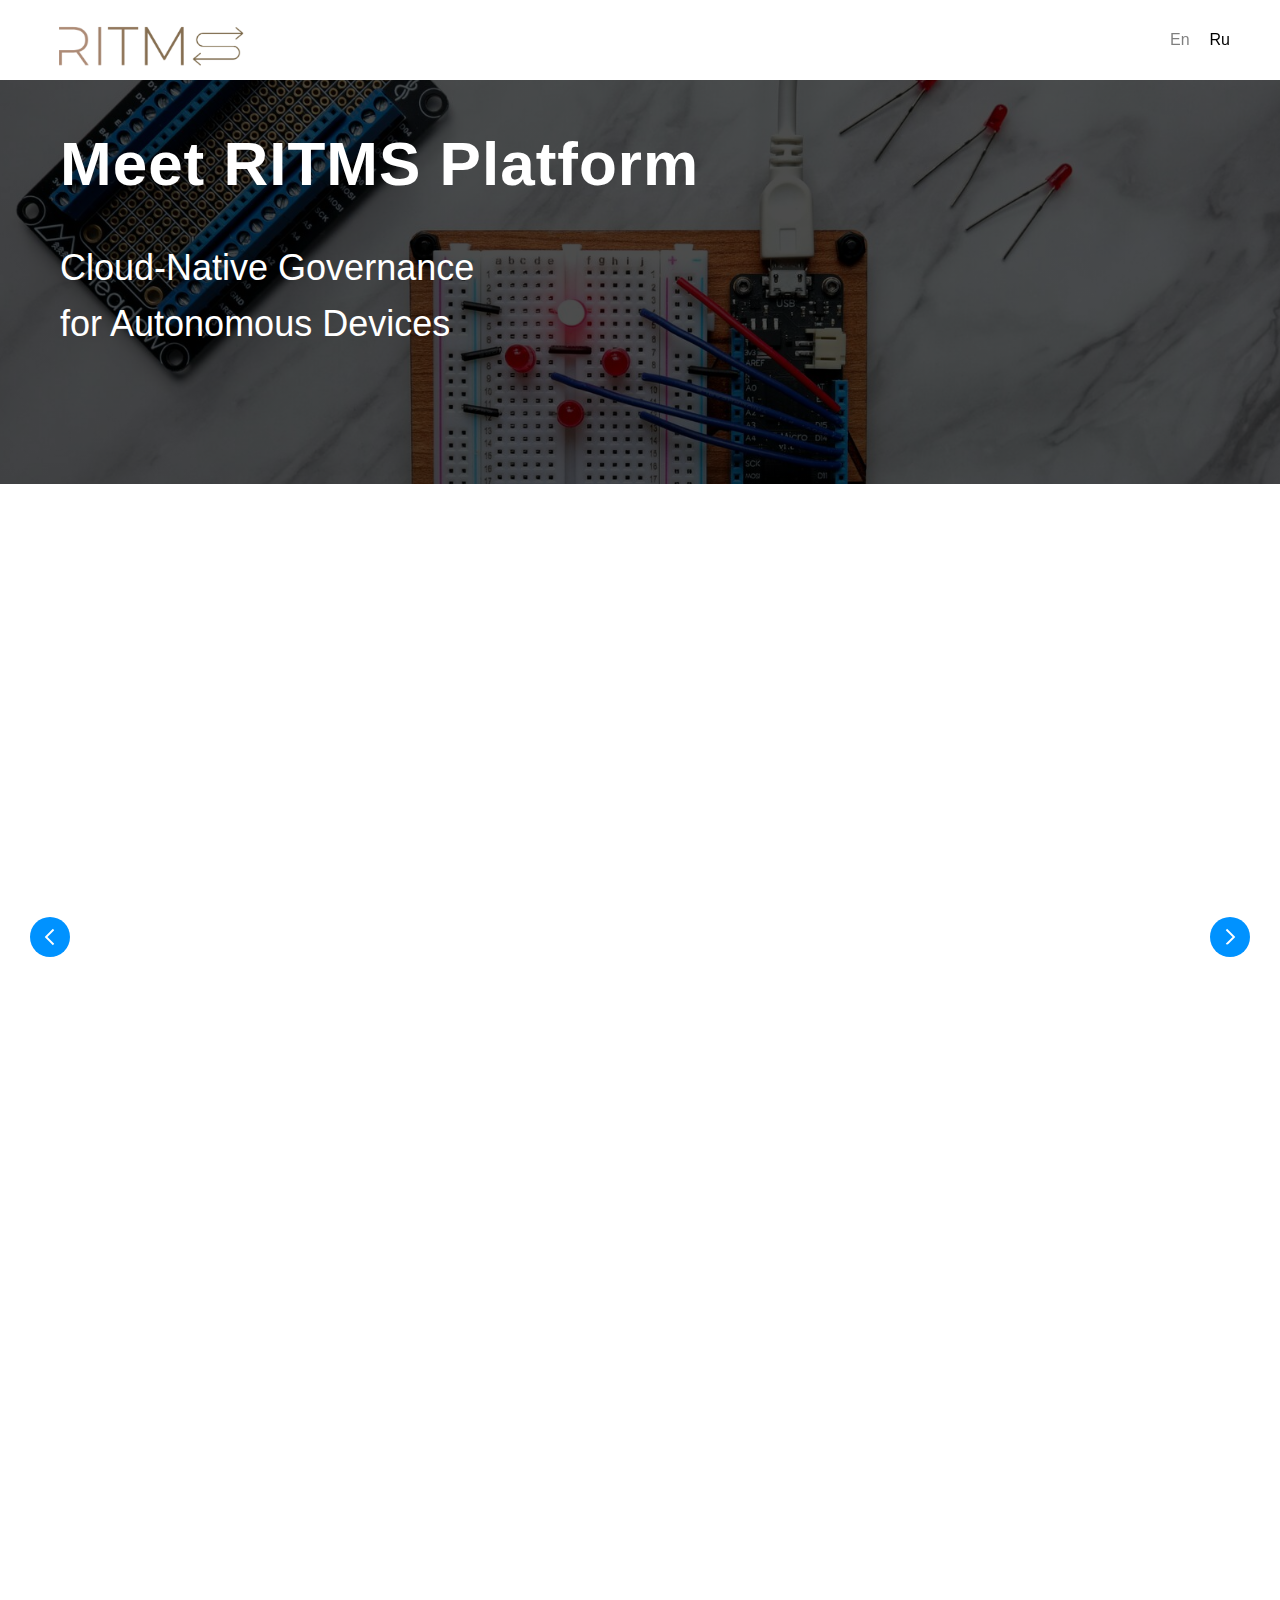
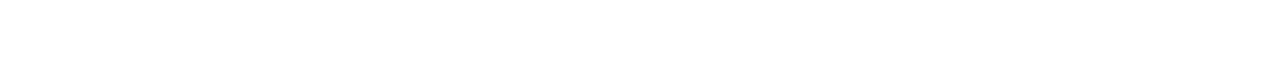
<file: index.html>
<!DOCTYPE html><html><head><meta charset="utf-8" /><meta http-equiv="Content-Type" content="text/html; charset=utf-8" /><meta name="viewport" content="width=device-width, initial-scale=1.0" /> <!--metatextblock--><title>Home</title><meta property="og:url" content="http://ritmsonlineen.tilda.ws" /><meta property="og:title" content="Home" /><meta property="og:description" content="" /><meta property="og:type" content="website" /><meta property="og:image" content="images/tild6535-3831-4831-b836-366366646334__-__resize__504x__image_1.png" /><link rel="canonical" href="http://ritmsonlineen.tilda.ws"><!--/metatextblock--><meta name="format-detection" content="telephone=no" /><meta http-equiv="x-dns-prefetch-control" content="on"><link rel="dns-prefetch" href="https://ws.tildacdn.com"><link rel="shortcut icon" href="images/tild3230-3864-4536-b437-343334363436__image_1.ico" type="image/x-icon" /><!-- Assets --><script src="https://neo.tildacdn.com/js/tilda-fallback-1.0.min.js" async charset="utf-8"></script><link rel="stylesheet" href="css/tilda-grid-3.0.min.css" type="text/css" media="all" onerror="this.loaderr='y';"/><link rel="stylesheet" href="css/tilda-blocks-page38627486.min.css?t=1691166219" type="text/css" media="all" onerror="this.loaderr='y';" /><link rel="stylesheet" href="css/tilda-animation-2.0.min.css" type="text/css" media="all" onerror="this.loaderr='y';" /><link rel="stylesheet" href="css/tilda-cover-1.0.min.css" type="text/css" media="all" onerror="this.loaderr='y';" /><link rel="stylesheet" href="css/tilda-slds-1.4.min.css" type="text/css" media="print" onload="this.media='all';" onerror="this.loaderr='y';" /><noscript><link rel="stylesheet" href="css/tilda-slds-1.4.min.css" type="text/css" media="all" /></noscript><link rel="stylesheet" href="css/tilda-cards-1.0.min.css" type="text/css" media="all" onerror="this.loaderr='y';" /><link rel="stylesheet" href="css/fonts-tildasans.css" type="text/css" media="all" onerror="this.loaderr='y';" /><script type="text/javascript">(function (d) {
if (!d.visibilityState) {
var s = d.createElement('script');
s.src = 'js/tilda-polyfill-1.0.min.js';
d.getElementsByTagName('head')[0].appendChild(s);
}
})(document);
function t_onReady(func) {
if (document.readyState != 'loading') {
func();
} else {
document.addEventListener('DOMContentLoaded', func);
}
}
function t_onFuncLoad(funcName, okFunc, time) {
if (typeof window[funcName] === 'function') {
okFunc();
} else {
setTimeout(function() {
t_onFuncLoad(funcName, okFunc, time);
},(time || 100));
}
}function t_throttle(fn, threshhold, scope) {return function () {fn.apply(scope || this, arguments);};}</script><script src="js/jquery-1.10.2.min.js" charset="utf-8" onerror="this.loaderr='y';"></script> <script src="js/tilda-scripts-3.0.min.js" charset="utf-8" defer onerror="this.loaderr='y';"></script><script src="js/tilda-blocks-page38627486.min.js?t=1691166219" charset="utf-8" async onerror="this.loaderr='y';"></script><script src="js/lazyload-1.3.min.js" charset="utf-8" async onerror="this.loaderr='y';"></script><script src="js/tilda-animation-2.0.min.js" charset="utf-8" async onerror="this.loaderr='y';"></script><script src="js/tilda-menu-1.0.min.js" charset="utf-8" async onerror="this.loaderr='y';"></script><script src="js/tilda-cover-1.0.min.js" charset="utf-8" async onerror="this.loaderr='y';"></script><script src="js/hammer.min.js" charset="utf-8" async onerror="this.loaderr='y';"></script><script src="js/tilda-slds-1.4.min.js" charset="utf-8" async onerror="this.loaderr='y';"></script><script src="js/tilda-cards-1.0.min.js" charset="utf-8" async onerror="this.loaderr='y';"></script><script src="js/tilda-skiplink-1.0.min.js" charset="utf-8" async onerror="this.loaderr='y';"></script><script src="js/tilda-events-1.0.min.js" charset="utf-8" async onerror="this.loaderr='y';"></script>
  <script>
    function gdprConfirmed() {
        return true;
    }
    if (gdprConfirmed()) {
    document.write("\
    \
    <!-- Google Analytics -->\
    <gascript async src=\"https://www.googletagmanager.com/gtag/js?id=G-9ESH33Z3LJ\"></gascript>\
    <gascript>\
        window.dataLayer = window.dataLayer || [];\
        function gtag(){dataLayer.push(arguments);}\
        gtag('js', new Date());\
        gtag('config', 'G-9ESH33Z3LJ');\
    </gascript>\
    <!-- End Google Analytics -->\
    ".replace(/gascript/g, 'script'));
    }
    </script>
<script type="text/javascript">window.dataLayer = window.dataLayer || [];</script><script type="text/javascript">(function () {
if((/bot|google|yandex|baidu|bing|msn|duckduckbot|teoma|slurp|crawler|spider|robot|crawling|facebook/i.test(navigator.userAgent))===false && typeof(sessionStorage)!='undefined' && sessionStorage.getItem('visited')!=='y' && document.visibilityState){
var style=document.createElement('style');
style.type='text/css';
style.innerHTML='@media screen and (min-width: 980px) {.t-records {opacity: 0;}.t-records_animated {-webkit-transition: opacity ease-in-out .2s;-moz-transition: opacity ease-in-out .2s;-o-transition: opacity ease-in-out .2s;transition: opacity ease-in-out .2s;}.t-records.t-records_visible {opacity: 1;}}';
document.getElementsByTagName('head')[0].appendChild(style);
function t_setvisRecs(){
var alr=document.querySelectorAll('.t-records');
Array.prototype.forEach.call(alr, function(el) {
el.classList.add("t-records_animated");
});
setTimeout(function () {
Array.prototype.forEach.call(alr, function(el) {
el.classList.add("t-records_visible");
});
sessionStorage.setItem("visited", "y");
}, 400);
} 
document.addEventListener('DOMContentLoaded', t_setvisRecs);
}
})();</script>
<!-- Yandex.Metrika counter -->
<script type="text/javascript" >
    (function(m,e,t,r,i,k,a){m[i]=m[i]||function(){(m[i].a=m[i].a||[]).push(arguments)};
    m[i].l=1*new Date();
    for (var j = 0; j < document.scripts.length; j++) {if (document.scripts[j].src === r) { return; }}
    k=e.createElement(t),a=e.getElementsByTagName(t)[0],k.async=1,k.src=r,a.parentNode.insertBefore(k,a)})
    (window, document, "script", "https://mc.yandex.ru/metrika/tag.js", "ym");
 
    ym(94582870, "init", {
         clickmap:true,
         trackLinks:true,
         accurateTrackBounce:true,
         webvisor:true
    });
 </script>
 <noscript><div><img src="https://mc.yandex.ru/watch/94582870" style="position:absolute; left:-9999px;" alt="" /></div></noscript>
 <!-- /Yandex.Metrika counter -->
</head><body class="t-body" style="margin:0;"><!--allrecords--><div id="allrecords" data-tilda-export="yes" class="t-records" data-hook="blocks-collection-content-node" data-tilda-project-id="7657869" data-tilda-page-id="38627486" data-tilda-formskey="eed1e48a2c98e5f3a4cbca3b37657869" data-tilda-cookie="no" data-tilda-lazy="yes" data-tilda-project-headcode="yes"><div id="rec624380736" class="r t-rec" style=" " data-animationappear="off" data-record-type="257" ><!-- T228 --><div id="nav624380736marker"></div><div class="tmenu-mobile" ><div class="tmenu-mobile__container"><div class="tmenu-mobile__burgerlogo"><a href="https://up2date.ritms.online" style="color:#ffffff;"><img src="images/tild6535-3831-4831-b836-366366646334__image_1.png" class="tmenu-mobile__imglogo" imgfield="img" style="min-width:150px;" alt="RITMS UP2DATE"></a></div><button type="button" 
class="t-menuburger t-menuburger_first " 
aria-label="Навигационное меню" 
aria-expanded="false"><span style="background-color:#0e74c0;"></span><span style="background-color:#0e74c0;"></span><span style="background-color:#0e74c0;"></span><span style="background-color:#0e74c0;"></span></button><script>function t_menuburger_init(recid) {
var rec = document.querySelector('#rec' + recid);
if (!rec) return;
var burger = rec.querySelector('.t-menuburger');
if (!burger) return;
var isSecondStyle = burger.classList.contains('t-menuburger_second');
if (isSecondStyle && !window.isMobile && !('ontouchend' in document)) {
burger.addEventListener('mouseenter', function() {
if (burger.classList.contains('t-menuburger-opened')) return;
burger.classList.remove('t-menuburger-unhovered');
burger.classList.add('t-menuburger-hovered');
});
burger.addEventListener('mouseleave', function() {
if (burger.classList.contains('t-menuburger-opened')) return;
burger.classList.remove('t-menuburger-hovered');
burger.classList.add('t-menuburger-unhovered');
setTimeout(function() {
burger.classList.remove('t-menuburger-unhovered');
}, 300);
});
}
burger.addEventListener('click', function() {
if (!burger.closest('.tmenu-mobile') &&
!burger.closest('.t450__burger_container') &&
!burger.closest('.t466__container') &&
!burger.closest('.t204__burger') &&
!burger.closest('.t199__js__menu-toggler')) {
burger.classList.toggle('t-menuburger-opened');
burger.classList.remove('t-menuburger-unhovered');
}
});
var menu = rec.querySelector('[data-menu="yes"]');
if (!menu) return;
var menuLinks = menu.querySelectorAll('.t-menu__link-item');
var submenuClassList = ['t978__menu-link_hook', 't978__tm-link', 't966__tm-link', 't794__tm-link', 't-menusub__target-link'];
Array.prototype.forEach.call(menuLinks, function (link) {
link.addEventListener('click', function () {
var isSubmenuHook = submenuClassList.some(function (submenuClass) {
return link.classList.contains(submenuClass);
});
if (isSubmenuHook) return;
burger.classList.remove('t-menuburger-opened');
});
});
menu.addEventListener('clickedAnchorInTooltipMenu', function () {
burger.classList.remove('t-menuburger-opened');
});
}
t_onReady(function() {
t_onFuncLoad('t_menuburger_init', function(){t_menuburger_init('624380736');});
});</script><style>.t-menuburger {
position: relative;
flex-shrink: 0;
width: 28px;
height: 20px;
padding: 0;
border: none;
background-color: transparent;
outline: none;
-webkit-transform: rotate(0deg);
transform: rotate(0deg);
transition: transform .5s ease-in-out;
cursor: pointer;
z-index: 999;
}
/*---menu burger lines---*/
.t-menuburger span {
display: block;
position: absolute;
width: 100%;
opacity: 1;
left: 0;
-webkit-transform: rotate(0deg);
transform: rotate(0deg);
transition: .25s ease-in-out;
height: 3px;
background-color: #000;
}
.t-menuburger span:nth-child(1) {
top: 0px;
}
.t-menuburger span:nth-child(2),
.t-menuburger span:nth-child(3) {
top: 8px;
}
.t-menuburger span:nth-child(4) {
top: 16px;
}
/*menu burger big*/
.t-menuburger__big {
width: 42px;
height: 32px;
}
.t-menuburger__big span {
height: 5px;
}
.t-menuburger__big span:nth-child(2),
.t-menuburger__big span:nth-child(3) {
top: 13px;
}
.t-menuburger__big span:nth-child(4) {
top: 26px;
}
/*menu burger small*/
.t-menuburger__small {
width: 22px;
height: 14px;
}
.t-menuburger__small span {
height: 2px;
}
.t-menuburger__small span:nth-child(2),
.t-menuburger__small span:nth-child(3) {
top: 6px;
}
.t-menuburger__small span:nth-child(4) {
top: 12px;
}
/*menu burger opened*/
.t-menuburger-opened span:nth-child(1) {
top: 8px;
width: 0%;
left: 50%;
}
.t-menuburger-opened span:nth-child(2) {
-webkit-transform: rotate(45deg);
transform: rotate(45deg);
}
.t-menuburger-opened span:nth-child(3) {
-webkit-transform: rotate(-45deg);
transform: rotate(-45deg);
}
.t-menuburger-opened span:nth-child(4) {
top: 8px;
width: 0%;
left: 50%;
}
.t-menuburger-opened.t-menuburger__big span:nth-child(1) {
top: 6px;
}
.t-menuburger-opened.t-menuburger__big span:nth-child(4) {
top: 18px;
}
.t-menuburger-opened.t-menuburger__small span:nth-child(1),
.t-menuburger-opened.t-menuburger__small span:nth-child(4) {
top: 6px;
}
/*---menu burger first style---*/
@media (hover), (min-width:0\0) {
.t-menuburger_first:hover span:nth-child(1) {
transform: translateY(1px);
}
.t-menuburger_first:hover span:nth-child(4) {
transform: translateY(-1px);
}
.t-menuburger_first.t-menuburger__big:hover span:nth-child(1) {
transform: translateY(3px);
}
.t-menuburger_first.t-menuburger__big:hover span:nth-child(4) {
transform: translateY(-3px);
}
}
/*---menu burger second style---*/
.t-menuburger_second span:nth-child(2),
.t-menuburger_second span:nth-child(3) {
width: 80%;
left: 20%;
right: 0;
}
@media (hover), (min-width:0\0) {
.t-menuburger_second.t-menuburger-hovered span:nth-child(2),
.t-menuburger_second.t-menuburger-hovered span:nth-child(3) {
animation: t-menuburger-anim 0.3s ease-out normal forwards;
}
.t-menuburger_second.t-menuburger-unhovered span:nth-child(2),
.t-menuburger_second.t-menuburger-unhovered span:nth-child(3) {
animation: t-menuburger-anim2 0.3s ease-out normal forwards;
}
}
.t-menuburger_second.t-menuburger-opened span:nth-child(2),
.t-menuburger_second.t-menuburger-opened span:nth-child(3){
left: 0;
right: 0;
width: 100%!important;
}
/*---menu burger third style---*/
.t-menuburger_third span:nth-child(4) {
width: 70%;
left: unset;
right: 0;
}
@media (hover), (min-width:0\0) {
.t-menuburger_third:not(.t-menuburger-opened):hover span:nth-child(4) {
width: 100%;
}
}
.t-menuburger_third.t-menuburger-opened span:nth-child(4) {
width: 0!important;
right: 50%;
}
/*---menu burger fourth style---*/
.t-menuburger_fourth {
height: 12px;
}
.t-menuburger_fourth.t-menuburger__small {
height: 8px;
}
.t-menuburger_fourth.t-menuburger__big {
height: 18px;
}
.t-menuburger_fourth span:nth-child(2),
.t-menuburger_fourth span:nth-child(3) {
top: 4px;
opacity: 0;
}
.t-menuburger_fourth span:nth-child(4) {
top: 8px;
}
.t-menuburger_fourth.t-menuburger__small span:nth-child(2),
.t-menuburger_fourth.t-menuburger__small span:nth-child(3) {
top: 3px;
}
.t-menuburger_fourth.t-menuburger__small span:nth-child(4) {
top: 6px;
}
.t-menuburger_fourth.t-menuburger__small span:nth-child(2),
.t-menuburger_fourth.t-menuburger__small span:nth-child(3) {
top: 3px;
}
.t-menuburger_fourth.t-menuburger__small span:nth-child(4) {
top: 6px;
}
.t-menuburger_fourth.t-menuburger__big span:nth-child(2),
.t-menuburger_fourth.t-menuburger__big span:nth-child(3) {
top: 6px;
}
.t-menuburger_fourth.t-menuburger__big span:nth-child(4) {
top: 12px;
}
@media (hover), (min-width:0\0) {
.t-menuburger_fourth:not(.t-menuburger-opened):hover span:nth-child(1) {
transform: translateY(1px);
}
.t-menuburger_fourth:not(.t-menuburger-opened):hover span:nth-child(4) {
transform: translateY(-1px);
}
.t-menuburger_fourth.t-menuburger__big:not(.t-menuburger-opened):hover span:nth-child(1) {
transform: translateY(3px);
}
.t-menuburger_fourth.t-menuburger__big:not(.t-menuburger-opened):hover span:nth-child(4) {
transform: translateY(-3px);
}
}
.t-menuburger_fourth.t-menuburger-opened span:nth-child(1),
.t-menuburger_fourth.t-menuburger-opened span:nth-child(4) {
top: 4px;
}
.t-menuburger_fourth.t-menuburger-opened span:nth-child(2),
.t-menuburger_fourth.t-menuburger-opened span:nth-child(3) {
opacity: 1;
}
/*---menu burger animations---*/
@keyframes t-menuburger-anim {
0% {
width: 80%;
left: 20%;
right: 0;
}
50% {
width: 100%;
left: 0;
right: 0;
}
100% {
width: 80%;
left: 0;
right: 20%;
}
}
@keyframes t-menuburger-anim2 {
0% {
width: 80%;
left: 0;
}
50% {
width: 100%;
right: 0;
left: 0;
}
100% {
width: 80%;
left: 20%;
right: 0;
}
}</style> </div></div><style>.tmenu-mobile {
background-color: #111;
display: none;
width: 100%;
top: 0;
z-index: 990;
}
.tmenu-mobile_positionfixed {
position: fixed;
}
.tmenu-mobile__text {
color: #fff;
}
.tmenu-mobile__container {
min-height: 64px;
padding: 20px;
position: relative;
box-sizing: border-box;
display: -webkit-flex;
display: -ms-flexbox;
display: flex;
-webkit-align-items: center;
-ms-flex-align: center;
align-items: center;
-webkit-justify-content: space-between;
-ms-flex-pack: justify;
justify-content: space-between;
}
.tmenu-mobile__list {
display: block;
}
.tmenu-mobile__burgerlogo {
display: inline-block;
font-size: 24px;
font-weight: 400;
white-space: nowrap;
vertical-align: middle;
}
.tmenu-mobile__imglogo {
height: auto;
display: block;
max-width: 300px!important;
box-sizing: border-box;
padding: 0;
margin: 0 auto;
}
@media screen and (max-width: 980px) {
.tmenu-mobile__menucontent_hidden {
display: none;
height: 100%;
}
.tmenu-mobile {
display: block;
}
}
@media screen and (max-width: 980px) {
#rec624380736 .tmenu-mobile {
background-color: #ffffff;
}
#rec624380736 .t-menuburger {
-webkit-order: 1;
-ms-flex-order: 1;
order: 1;
}
}</style><div id="nav624380736" class="t228 t228__positionfixed tmenu-mobile__menucontent_hidden" style="background-color: rgba(255,255,255,1); " data-bgcolor-hex="#ffffff" data-bgcolor-rgba="rgba(255,255,255,1)" data-navmarker="nav624380736marker" data-appearoffset="" data-bgopacity-two="90" data-menushadow="" data-bgopacity="1" data-bgcolor-rgba-afterscroll="rgba(255,255,255,0.90)" data-menu-items-align="center" data-menu="yes"><div class="t228__maincontainer " style=""><div class="t228__padding40px"></div><div class="t228__leftside"><div class="t228__leftcontainer"><a href="https://up2date.ritms.online" class="t228__imgwrapper" style="color:#ffffff;"><img class="t228__imglogo " 
src="images/tild6535-3831-4831-b836-366366646334__image_1.png" 
imgfield="img"
style="max-height: 80px" alt="RITMS UP2DATE"
></a></div></div><div class="t228__centerside "></div><div class="t228__rightside"><div class="t228__rightcontainer"><div class="t228__right_langs"><div class="t228__right_buttons_wrap"><div class="t228__right_langs_lang"><a style="color:#000000;font-weight:400;opacity: 0.5;" href="">En</a></div><div class="t228__right_langs_lang"><a style="color:#000000;font-weight:400;" href="ru.index.html">Ru</a></div></div></div></div></div><div class="t228__padding40px"></div></div></div><style>@media screen and (max-width: 980px) {
#rec624380736 .t228__leftcontainer{
display: none;
}
}</style><style>@media screen and (max-width: 980px) {
#rec624380736 .t228 {
position: static;
}
}</style><script>window.addEventListener('load', function () {
t_onFuncLoad('t228_setWidth', function () {
t228_setWidth('624380736');
});
});
window.addEventListener('resize', t_throttle(function () {
t_onFuncLoad('t228_setWidth', function () {
t228_setWidth('624380736');
});
t_onFuncLoad('t_menu__setBGcolor', function () {
t_menu__setBGcolor('624380736', '.t228');
});
}));
t_onReady(function () {
t_onFuncLoad('t_menu__highlightActiveLinks', function () {
t_menu__highlightActiveLinks('.t228__list_item a');
});
t_onFuncLoad('t_menu__findAnchorLinks', function () {
t_menu__findAnchorLinks('624380736', '.t228__list_item a');
});
t_onFuncLoad('t228__init', function () {
t228__init('624380736');
});
t_onFuncLoad('t_menu__setBGcolor', function () {
t_menu__setBGcolor('624380736', '.t228');
});
t_onFuncLoad('t_menu__interactFromKeyboard', function () {
t_menu__interactFromKeyboard('624380736');
});
t_onFuncLoad('t228_setWidth', function () {
t228_setWidth('624380736');
});
t_onFuncLoad('t_menu__changeBgOpacity', function () {
t_menu__changeBgOpacity('624380736', '.t228');
window.addEventListener('scroll', t_throttle(function () {
t_menu__changeBgOpacity('624380736', '.t228');
}));
});
t_onFuncLoad('t_menu__createMobileMenu', function () {
t_menu__createMobileMenu('624380736', '.t228');
});
});</script><!--[if IE 8]><style>#rec624380736 .t228 {
filter: progid:DXImageTransform.Microsoft.gradient(startColorStr='#D9ffffff', endColorstr='#D9ffffff');
}</style><![endif]--><style>@media (hover), (min-width:0\0) {
#rec624380736 .t-btn:not(.t-animate_no-hover):hover,
#rec624380736 .t-btn:not(.t-animate_no-hover):focus-visible {
background: #0e74c0 !important;
}
#rec624380736 .t-btn:not(.t-animate_no-hover){
-webkit-transition: background-color 0.2s ease-in-out, color 0.2s ease-in-out, border-color 0.2s ease-in-out, box-shadow 0.2s ease-in-out; transition: background-color 0.2s ease-in-out, color 0.2s ease-in-out, border-color 0.2s ease-in-out, box-shadow 0.2s ease-in-out;
}
#rec624380736 .t-btntext:not(.t-animate_no-hover):hover{
}
}</style><style>#rec624380736 .t-menu__link-item{
}
@supports (overflow:-webkit-marquee) and (justify-content:inherit)
{
#rec624380736 .t-menu__link-item,
#rec624380736 .t-menu__link-item.t-active {
opacity: 1 !important;
}
}</style></div><div id="rec624380675" class="r t-rec t-rec_pt_0 t-rec_pb_0" style="padding-top:0px;padding-bottom:0px; " data-animationappear="off" data-record-type="204" ><!-- cover --><div class="t-cover"
id="recorddiv624380675"
bgimgfield="img"
style="height:40vh; background-image:url('images/tild6237-6464-4639-b437-376536313164__-__resize__20x__jorge-ramirez-2bj2oh.jpg');"
><div class="t-cover__carrier" id="coverCarry624380675"data-content-cover-id="624380675"data-content-cover-bg="images/tild6237-6464-4639-b437-376536313164__jorge-ramirez-2bj2oh.jpg"data-display-changed="true"data-content-cover-height="40vh"data-content-cover-parallax="fixed"style="height:40vh; "itemscope itemtype="http://schema.org/ImageObject"><meta itemprop="image" content="images/tild6237-6464-4639-b437-376536313164__jorge-ramirez-2bj2oh.jpg"></div><div class="t-cover__filter" style="height:40vh;background-image: -moz-linear-gradient(top, rgba(0,0,0,0.70), rgba(0,0,0,0.70));background-image: -webkit-linear-gradient(top, rgba(0,0,0,0.70), rgba(0,0,0,0.70));background-image: -o-linear-gradient(top, rgba(0,0,0,0.70), rgba(0,0,0,0.70));background-image: -ms-linear-gradient(top, rgba(0,0,0,0.70), rgba(0,0,0,0.70));background-image: linear-gradient(top, rgba(0,0,0,0.70), rgba(0,0,0,0.70));filter: progid:DXImageTransform.Microsoft.gradient(startColorStr='#4c000000', endColorstr='#4c000000');"></div><div class="t-container"><div class="t-col t-col_8"><div class="t-cover__wrapper t-valign_middle" style="height:40vh; position: relative;z-index: 1;"><div class="t181"><div data-hook-content="covercontent"><div class="t181__wrapper"><h1 class="t181__title t-title t-title_md" style="" field="title"><div style="font-size: 62px;" data-customstyle="yes">Meet RITMS Platform</div></h1><div class="t181__descr t-descr t-descr_lg " style="" field="descr"><div style="font-size: 36px;" data-customstyle="yes"><span style="color: rgb(255, 255, 255);">Cloud-Native Governance </span><br /><span style="color: rgb(255, 255, 255);">for Autonomous Devices</span></div></div></div></div></div></div></div></div></div></div><div id="rec624385415" class="r t-rec t-rec_pt_135 t-rec_pb_45" style="padding-top:135px;padding-bottom:45px;background-color:#ffffff; " data-animationappear="off" data-record-type="923" data-bg-color="#ffffff"><!-- t923 --><div class="t923 "><div class="t-slds" style="visibility: hidden;" aria-roledescription="carousel" aria-label="Слайдер"><div class="t-slds__main t-container"><ul role="list" class="t-slds__arrow_container"><li class="t-slds__arrow_wrapper t-slds__arrow_wrapper-left" data-slide-direction="left"><button 
type="button" 
class="t-slds__arrow t-slds__arrow-left t-slds__arrow-withbg" 
aria-controls="carousel_624385415" 
aria-disabled="false" 
aria-label="Предыдущий слайд"
style="width: 40px; height: 40px;background-color: rgba(0,146,255,1);"><div class="t-slds__arrow_body t-slds__arrow_body-left" style="width: 10px;"><svg role="presentation" focusable="false" style="display: block" viewBox="0 0 10.6 18" xmlns="http://www.w3.org/2000/svg" xmlns:xlink="http://www.w3.org/1999/xlink"><polyline
fill="none" 
stroke="#ffffff"
stroke-linejoin="butt" 
stroke-linecap="butt"
stroke-width="2" 
points="1,1 9,9 1,17" 
/></svg></div></button></li><li class="t-slds__arrow_wrapper t-slds__arrow_wrapper-right" data-slide-direction="right"><button 
type="button" 
class="t-slds__arrow t-slds__arrow-right t-slds__arrow-withbg" 
aria-controls="carousel_624385415" 
aria-disabled="false" 
aria-label="Следующий слайд"
style="width: 40px; height: 40px;background-color: rgba(0,146,255,1);"><div class="t-slds__arrow_body t-slds__arrow_body-right" style="width: 10px;"><svg role="presentation" focusable="false" style="display: block" viewBox="0 0 10.6 18" xmlns="http://www.w3.org/2000/svg" xmlns:xlink="http://www.w3.org/1999/xlink"><polyline
fill="none" 
stroke="#ffffff"
stroke-linejoin="butt" 
stroke-linecap="butt"
stroke-width="2" 
points="1,1 9,9 1,17" 
/></svg></div></button></li> </ul><div class="t-slds__container"><div class="t-card__container t-slds__items-wrapper t-slds_animated-slow" 
id="carousel_624385415" data-slider-items-in-row="3" data-slider-transition="500" data-slider-with-cycle="true" data-slider-correct-height="true" data-auto-correct-mobile-width="false"
aria-live="off"><div class="t-card__col t-slds__item t-slds__item_active t-animate" data-animate-style="fadeindown" data-animate-chain="yes" data-slide-index="1" 
role="group" 
aria-roledescription="slide" 
aria-label="1 из 5"><div class="t923__width_12 t-margin_auto t-width"><div class="t923__slds-wrapper t-slds__wrapper t-align_center"><div class="t923__col t-col t-align_left" style="width: 360px"><div class="t923__wrapper" style="border-radius:10px;" data-blocks-per-row="3"><div class="t923__imgwrapper t923__imgwrapper_1-1" itemscope itemtype="http://schema.org/ImageObject"><meta itemprop="image" content="images/tild6131-3038-4534-b261-343765613236__main_pic.png"> <div class="t923__bgimg t-bgimg" data-original="images/tild6131-3038-4534-b261-343765613236__main_pic.png" style="background-image:url('images/tild6131-3038-4534-b261-343765613236__-__resizeb__20x__main_pic.png');" 
bgimgfield="li_img__1571909339456"
></div></div><div class="t923__content" style="background-color: #f3fbff;"><div class="t923__textwrapper t923__paddingsmall"><div class="t-card__title t-name t-name_md" field="li_title__1571909339456" style=""><div style="font-size: 30px; line-height: 40px;" data-customstyle="yes">RITMS UP2DATE</div></div><div class="t-card__descr t-descr t-descr_xxs" field="li_descr__1571909339456" style=""><div style="font-size: 20px;" data-customstyle="yes"><ul><li style="text-align: left;">Software and Firmware management</li><li style="text-align: left;">Scalable to millions of connected devices</li><li style="text-align: left;">API for Fleet management</li></ul></div></div></div><div class="t-card__btntext-wrapper t923__paddingsmall"><a href="https://up2date.ritms.online" class="t-card__link"><div class="t-card__btn-text t-btntext " style="color:#0092ff;font-weight:400;">Learn more</div></a></div></div></div></div></div></div></div><div class="t-card__col t-slds__item t-animate" data-animate-style="fadeindown" data-animate-chain="yes" data-slide-index="2" 
role="group" 
aria-roledescription="slide" 
aria-label="2 из 5"><div class="t923__width_12 t-margin_auto t-width"><div class="t923__slds-wrapper t-slds__wrapper t-align_center"><div class="t923__col t-col t-align_left" style="width: 360px"><div class="t923__wrapper" style="border-radius:10px;" data-blocks-per-row="3"><div class="t923__imgwrapper t923__imgwrapper_1-1" itemscope itemtype="http://schema.org/ImageObject"><meta itemprop="image" content="images/tild3865-6434-4631-a238-396261393965__2.png"> <div class="t923__bgimg t-bgimg" data-original="images/tild3865-6434-4631-a238-396261393965__2.png" style="background-image:url('images/tild3865-6434-4631-a238-396261393965__-__resizeb__20x__2.png');" 
bgimgfield="li_img__1571909341844"
></div></div><div class="t923__content" style="background-color: #f3fbff;"><div class="t923__textwrapper t923__paddingsmall"><div class="t-card__title t-name t-name_md" field="li_title__1571909341844" style=""><div style="font-size: 30px; line-height: 40px;" data-customstyle="yes">RITMS AIST</div></div><div class="t-card__descr t-descr t-descr_xxs" field="li_descr__1571909341844" style=""><div style="font-size: 20px;" data-customstyle="yes">Manage your AI models on your smart devices remotely </div></div></div><div class="t-card__btntext-wrapper t923__paddingsmall"><a href="https://aist.ritms.online/en" class="t-card__link"><div class="t-card__btn-text t-btntext " style="color:#0092ff;font-weight:400;">Learn more</div></a></div></div></div></div></div></div></div><div class="t-card__col t-card__col_withoutbtn t-slds__item t-animate" data-animate-style="fadeindown" data-animate-chain="yes" data-slide-index="3" 
role="group" 
aria-roledescription="slide" 
aria-label="3 из 5"><div class="t923__width_12 t-margin_auto t-width"><div class="t923__slds-wrapper t-slds__wrapper t-align_center"><div class="t923__col t-col t-align_left" style="width: 360px"><div class="t923__wrapper" style="border-radius:10px;" data-blocks-per-row="3"><div class="t923__imgwrapper t923__imgwrapper_1-1" itemscope itemtype="http://schema.org/ImageObject"><meta itemprop="image" content="images/tild3762-6232-4838-b839-393530343432__screenshot_2023-08-0.png"> <div class="t923__bgimg t-bgimg" data-original="images/tild3762-6232-4838-b839-393530343432__screenshot_2023-08-0.png" style="background-image:url('images/tild3762-6232-4838-b839-393530343432__-__resizeb__20x__screenshot_2023-08-0.png');" 
bgimgfield="li_img__1691158872005"
></div></div><div class="t923__content" style="background-color: #f3fbff;"><div class="t923__textwrapper t923__paddingsmall"><div class="t-card__title t-name t-name_md" field="li_title__1691158872005" style=""><div style="font-size: 30px;" data-customstyle="yes">RITMS OS</div></div><div class="t-card__descr t-descr t-descr_xxs" field="li_descr__1691158872005" style=""><div style="font-size: 20px; line-height: 24px;" data-customstyle="yes"><ul><li style="text-align: left;">Trusted boot (HSM supported)</li><li style="text-align: left;">Firmware Updates</li><li style="text-align: left;">Cloud connectivity</li></ul></div></div></div></div></div></div></div></div></div><div class="t-card__col t-card__col_withoutbtn t-slds__item t-animate" data-animate-style="fadeindown" data-animate-chain="yes" data-slide-index="4" 
role="group" 
aria-roledescription="slide" 
aria-label="4 из 5"><div class="t923__width_12 t-margin_auto t-width"><div class="t923__slds-wrapper t-slds__wrapper t-align_center"><div class="t923__col t-col t-align_left" style="width: 360px"><div class="t923__wrapper" style="border-radius:10px;" data-blocks-per-row="3"><div class="t923__imgwrapper t923__imgwrapper_1-1" itemscope itemtype="http://schema.org/ImageObject"><meta itemprop="image" content="images/tild3765-3436-4263-a236-343935313931__4.png"> <div class="t923__bgimg t-bgimg" data-original="images/tild3765-3436-4263-a236-343935313931__4.png" style="background-image:url('images/tild3765-3436-4263-a236-343935313931__-__resizeb__20x__4.png');" 
bgimgfield="li_img__1691163761383"
></div></div><div class="t923__content" style="background-color: #f3fbff;"><div class="t923__textwrapper t923__paddingsmall"><div class="t-card__title t-name t-name_md" field="li_title__1691163761383" style=""><div style="font-size: 30px; line-height: 30px;" data-customstyle="yes">RITMS Provisioning</div></div><div class="t-card__descr t-descr t-descr_xxs" field="li_descr__1691163761383" style=""><div style="font-size: 20px; line-height: 24px;" data-customstyle="yes"><ul><li style="text-align: left;">Public Key Infrastructure</li><li style="text-align: left;">Certificate-based (X509, mTLS, HSM support)</li><li style="text-align: left;">Zero-cost device commissioning</li></ul></div></div></div></div></div></div></div></div></div><div class="t-card__col t-slds__item t-animate" data-animate-style="fadeindown" data-animate-chain="yes" data-slide-index="5" 
role="group" 
aria-roledescription="slide" 
aria-label="5 из 5"><div class="t923__width_12 t-margin_auto t-width"><div class="t923__slds-wrapper t-slds__wrapper t-align_center"><div class="t923__col t-col t-align_left" style="width: 360px"><div class="t923__wrapper" style="border-radius:10px;" data-blocks-per-row="3"><div class="t923__imgwrapper t923__imgwrapper_1-1" itemscope itemtype="http://schema.org/ImageObject"><meta itemprop="image" content="images/tild6338-3936-4537-b163-396662633064__6.png"> <div class="t923__bgimg t-bgimg" data-original="images/tild6338-3936-4537-b163-396662633064__6.png" style="background-image:url('images/tild6338-3936-4537-b163-396662633064__-__resizeb__20x__6.png');" 
bgimgfield="li_img__1691165002463"
></div></div><div class="t923__content" style="background-color: #f3fbff;"><div class="t923__textwrapper t923__paddingsmall"><div class="t-card__title t-name t-name_md" field="li_title__1691165002463" style=""><div style="font-size: 30px;" data-customstyle="yes">Turnkey ML Apps development</div></div><div class="t-card__descr t-descr t-descr_xxs" field="li_descr__1691165002463" style=""><div style="font-size: 20px; line-height: 24px;" data-customstyle="yes">We will mark up unique data sets, help you choose the right ML model and develop software in the field of computer vision</div></div></div><div class="t-card__btntext-wrapper t923__paddingsmall"><a href="https://ml.ritms.online/en" class="t-card__link"><div class="t-card__btn-text t-btntext " style="color:#0092ff;font-weight:400;">Learn more</div></a></div></div></div></div></div></div></div></div></div></div></div><script>t_onReady(function() {
t_onFuncLoad('t_sldsInit', function() {
t_sldsInit('624385415');
});
});</script><style>#rec624385415 .t-slds__bullet_active .t-slds__bullet_body {
background-color: #222 !important;
}
#rec624385415 .t-slds__bullet:hover .t-slds__bullet_body {
background-color: #222 !important;
}</style></div><!--[if (IE 8)|(IE 9)]><style>#rec624385415 .t923__slds-wrapper .t923__col{
display: block;
margin: 0 auto;
float: none;
}</style><![endif]--><script>t_onReady(function () {
t_onFuncLoad('t923_init', function () {
t923_init('624385415');
});
});</script></div><div id="rec624382332" class="r t-rec t-rec_pt_105 t-rec_pb_60" style="padding-top:105px;padding-bottom:60px; " data-record-type="463" ><!-- T463 --><div class="t463" id="t-footer_624382332"><div class="t463__maincontainer t463__c12collumns" ><div class="t463__content" style="padding-left:20px; padding-right: 20px;"><div class="t463__colwrapper"><div class="t463__col"><a href="https://www.rtsoft.ru" style="color:#ffffff;font-size:20px;font-weight:600;"><img class="t463__logo t463__img t-img" 
src="images/tild3363-6461-4461-b266-353036373635__-__empty____.png" data-original="images/tild3363-6461-4461-b266-353036373635____.png" 
imgfield="img"
alt=""></a></div><div class="t463__col t463__col_center t-align_center"><div class="t463__typo t463__copyright t-name t-name_xs" field="text" style="color: #000000;color:#000000;"><span style="font-weight: 400; font-size: 22px;">✉</span><span style="font-weight: 400; font-size: 16px;"> rtsoft</span><a href="mailto:rtsoft@rtsoft.ru" style="color: rgb(0, 0, 0); font-weight: 400; font-size: 16px;">@rtsoft.</a><span style="font-weight: 400; font-size: 16px;">ru</span><br /><br /><span style="font-weight: 400; font-size: 16px;"> </span>☎<span style="font-size: 16px; font-weight: 400;">+7 499 271 32 48</span><br /><br /><span style="font-weight: 400; font-size: 16px;">⚑ Verkhnyaya Pervomayskaya str, 51, Moscow, 105264, Russia</span><br /><br /><br /><br /><span style="font-weight: 300;">Copyright © RTSoft. All rights reserved.</span></div></div><div class="t463__col t-align_right"><div class="t-sociallinks"><ul role="list" class="t-sociallinks__wrapper" aria-label="Social media links"><!-- new soclinks --><li class="t-sociallinks__item t-sociallinks__item_linkedin"><a href="https://www.linkedin.com/company/rtsoft-swdc/" target="_blank" rel="nofollow" aria-label="LinkedIn" title="LinkedIn" style="width: 30px; height: 30px;"><svg class="t-sociallinks__svg" role="presentation" width=30px height=30px viewBox="0 0 100 100" fill="none" xmlns="http://www.w3.org/2000/svg"><path fill-rule="evenodd" clip-rule="evenodd" d="M50 100c27.6142 0 50-22.3858 50-50S77.6142 0 50 0 0 22.3858 0 50s22.3858 50 50 50Zm23-31.0002V52.363c0-8.9114-4.7586-13.0586-11.1079-13.0586-5.1234 0-7.4123 2.8199-8.6942 4.7942v-4.1124h-9.6468c.1297 2.7235 0 29.0136 0 29.0136h9.6484v-16.203c0-.8675.0657-1.731.3203-2.3513.6981-1.7351 2.284-3.5286 4.9491-3.5286 3.4905 0 4.8859 2.6611 4.8859 6.5602v15.5227H73ZM53.1979 44.0986v.094h-.0632c.0069-.0111.0148-.0228.0229-.0346.0137-.0198.0281-.0401.0403-.0594ZM28 31.0123C28 28.1648 30.1583 26 33.4591 26c3.3016 0 5.3302 2.1648 5.3934 5.0123 0 2.7851-2.0918 5.0156-5.4567 5.0156h-.064c-3.2351 0-5.3318-2.2305-5.3318-5.0156Zm10.2177 37.9875h-9.6445V39.9862h9.6445v29.0136Z" fill="#000000"/></svg></a></li><!-- /new soclinks --></ul></div></div></div></div></div></div></div></div><!--/allrecords--><!-- Stat --><script type="text/javascript">if (! window.mainTracker) { window.mainTracker = 'tilda'; }
window.tildastatcookie='no'; 
setTimeout(function(){ (function (d, w, k, o, g) { var n=d.getElementsByTagName(o)[0],s=d.createElement(o),f=function(){n.parentNode.insertBefore(s,n);}; s.type = "text/javascript"; s.async = true; s.key = k; s.id = "tildastatscript"; s.src=g; if (w.opera=="[object Opera]") {d.addEventListener("DOMContentLoaded", f, false);} else { f(); } })(document, window, 'f6b2b8561b6d30e1a8f48381d3612d05','script','js/tilda-stat-1.0.min.js');
}, 2000); </script></body></html>
</file>
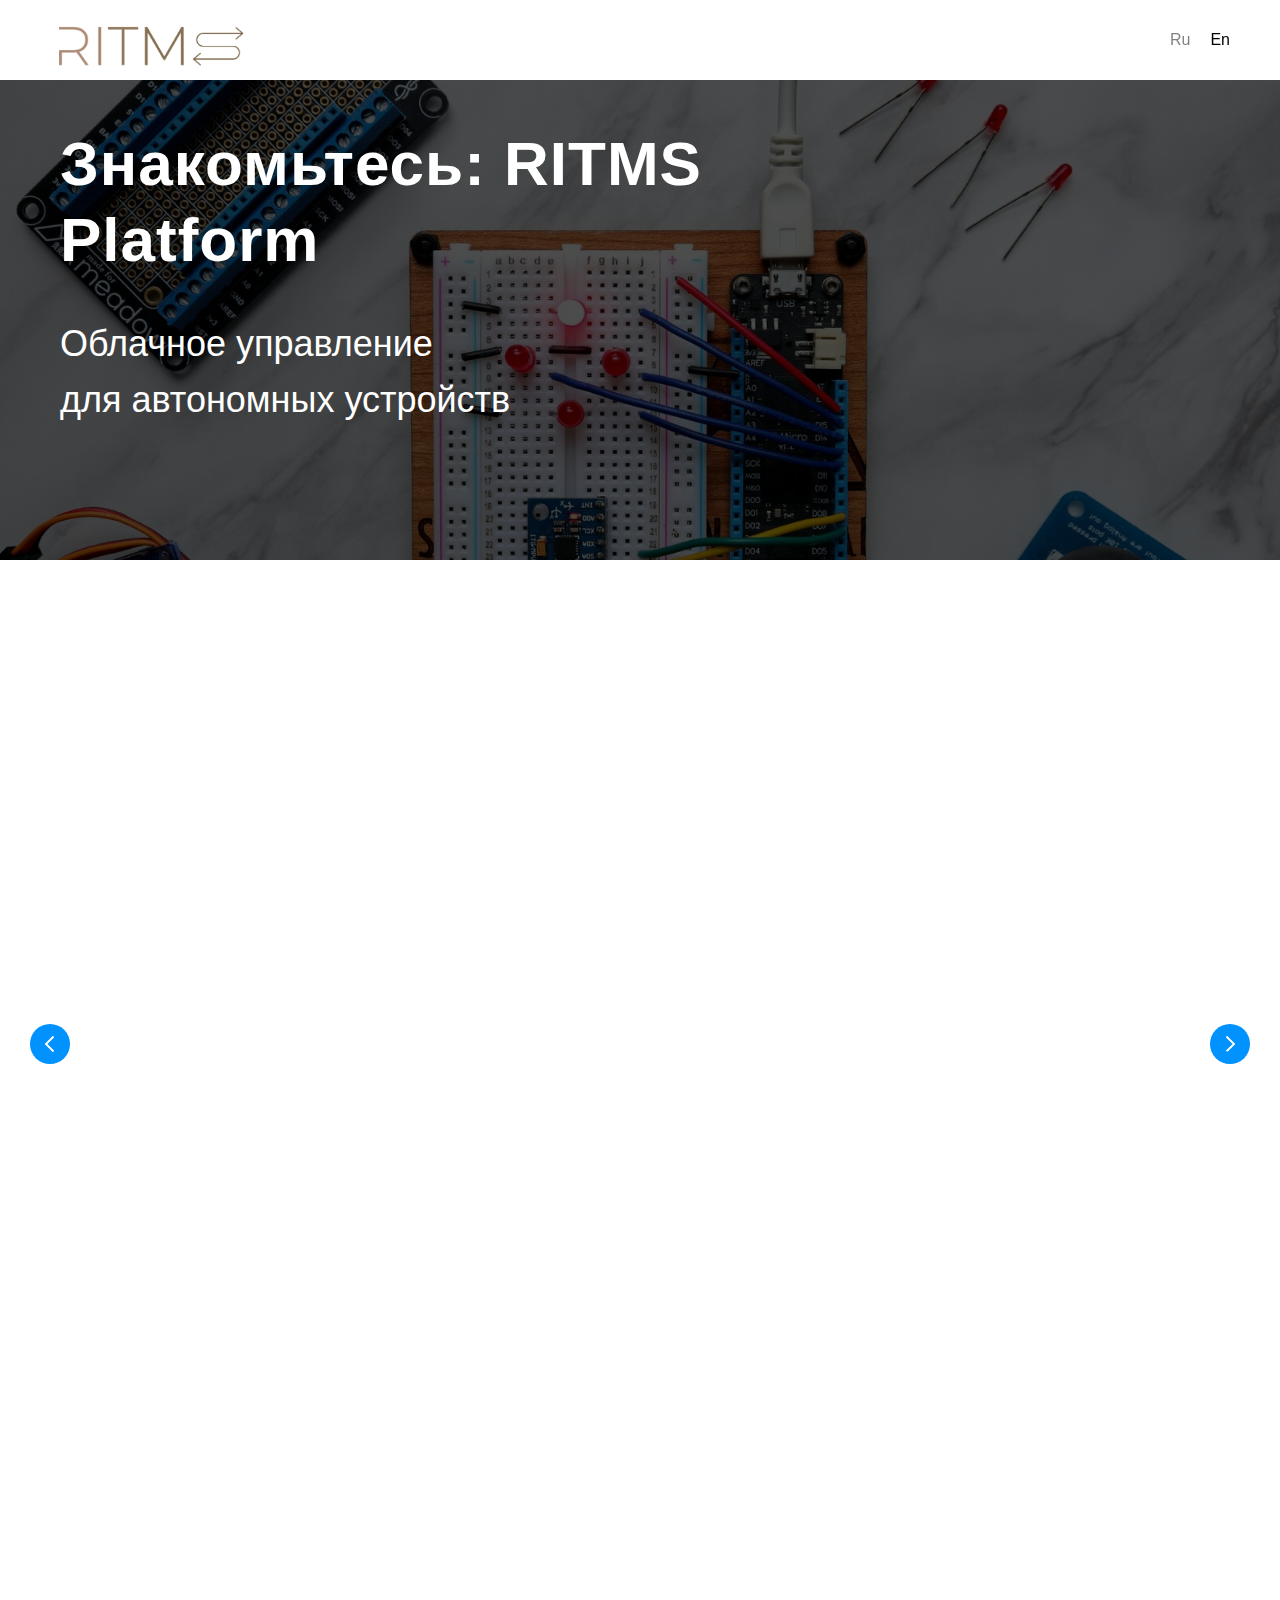
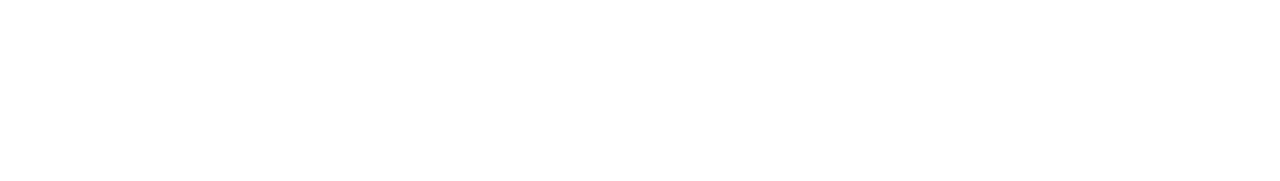
<file: ru.index.html>
<!DOCTYPE html><html><head><meta charset="utf-8" /><meta http-equiv="Content-Type" content="text/html; charset=utf-8" /><meta name="viewport" content="width=device-width, initial-scale=1.0" /> <!--metatextblock--><title>Главная</title><meta property="og:url" content="http://ritmsonlineen.tilda.ws/ru" /><meta property="og:title" content="Главная" /><meta property="og:description" content="" /><meta property="og:type" content="website" /><meta property="og:image" content="images/tild6535-3831-4831-b836-366366646334__-__resize__504x__image_1.png" /><link rel="canonical" href="http://ritmsonlineen.tilda.ws/ru"><!--/metatextblock--><meta name="format-detection" content="telephone=no" /><meta http-equiv="x-dns-prefetch-control" content="on"><link rel="dns-prefetch" href="https://ws.tildacdn.com"><link rel="shortcut icon" href="images/tild3230-3864-4536-b437-343334363436__image_1.ico" type="image/x-icon" /><!-- Assets --><script src="https://neo.tildacdn.com/js/tilda-fallback-1.0.min.js" async charset="utf-8"></script><link rel="stylesheet" href="css/tilda-grid-3.0.min.css" type="text/css" media="all" onerror="this.loaderr='y';"/><link rel="stylesheet" href="css/tilda-blocks-page38630618.min.css?t=1691166194" type="text/css" media="all" onerror="this.loaderr='y';" /><link rel="stylesheet" href="css/tilda-animation-2.0.min.css" type="text/css" media="all" onerror="this.loaderr='y';" /><link rel="stylesheet" href="css/tilda-cover-1.0.min.css" type="text/css" media="all" onerror="this.loaderr='y';" /><link rel="stylesheet" href="css/tilda-slds-1.4.min.css" type="text/css" media="print" onload="this.media='all';" onerror="this.loaderr='y';" /><noscript><link rel="stylesheet" href="css/tilda-slds-1.4.min.css" type="text/css" media="all" /></noscript><link rel="stylesheet" href="css/tilda-cards-1.0.min.css" type="text/css" media="all" onerror="this.loaderr='y';" /><link rel="stylesheet" href="css/fonts-tildasans.css" type="text/css" media="all" onerror="this.loaderr='y';" /><script type="text/javascript">(function (d) {
if (!d.visibilityState) {
var s = d.createElement('script');
s.src = 'js/tilda-polyfill-1.0.min.js';
d.getElementsByTagName('head')[0].appendChild(s);
}
})(document);
function t_onReady(func) {
if (document.readyState != 'loading') {
func();
} else {
document.addEventListener('DOMContentLoaded', func);
}
}
function t_onFuncLoad(funcName, okFunc, time) {
if (typeof window[funcName] === 'function') {
okFunc();
} else {
setTimeout(function() {
t_onFuncLoad(funcName, okFunc, time);
},(time || 100));
}
}function t_throttle(fn, threshhold, scope) {return function () {fn.apply(scope || this, arguments);};}</script><script src="js/jquery-1.10.2.min.js" charset="utf-8" onerror="this.loaderr='y';"></script> <script src="js/tilda-scripts-3.0.min.js" charset="utf-8" defer onerror="this.loaderr='y';"></script><script src="js/tilda-blocks-page38630618.min.js?t=1691166194" charset="utf-8" async onerror="this.loaderr='y';"></script><script src="js/lazyload-1.3.min.js" charset="utf-8" async onerror="this.loaderr='y';"></script><script src="js/tilda-animation-2.0.min.js" charset="utf-8" async onerror="this.loaderr='y';"></script><script src="js/tilda-menu-1.0.min.js" charset="utf-8" async onerror="this.loaderr='y';"></script><script src="js/tilda-cover-1.0.min.js" charset="utf-8" async onerror="this.loaderr='y';"></script><script src="js/hammer.min.js" charset="utf-8" async onerror="this.loaderr='y';"></script><script src="js/tilda-slds-1.4.min.js" charset="utf-8" async onerror="this.loaderr='y';"></script><script src="js/tilda-cards-1.0.min.js" charset="utf-8" async onerror="this.loaderr='y';"></script><script src="js/tilda-skiplink-1.0.min.js" charset="utf-8" async onerror="this.loaderr='y';"></script><script src="js/tilda-events-1.0.min.js" charset="utf-8" async onerror="this.loaderr='y';"></script>
  <script>
    function gdprConfirmed() {
        return true;
    }
    if (gdprConfirmed()) {
    document.write("\
    \
    <!-- Google Analytics -->\
    <gascript async src=\"https://www.googletagmanager.com/gtag/js?id=G-9ESH33Z3LJ\"></gascript>\
    <gascript>\
        window.dataLayer = window.dataLayer || [];\
        function gtag(){dataLayer.push(arguments);}\
        gtag('js', new Date());\
        gtag('config', 'G-9ESH33Z3LJ');\
    </gascript>\
    <!-- End Google Analytics -->\
    ".replace(/gascript/g, 'script'));
    }
    </script>
<script type="text/javascript">window.dataLayer = window.dataLayer || [];</script><script type="text/javascript">(function () {
if((/bot|google|yandex|baidu|bing|msn|duckduckbot|teoma|slurp|crawler|spider|robot|crawling|facebook/i.test(navigator.userAgent))===false && typeof(sessionStorage)!='undefined' && sessionStorage.getItem('visited')!=='y' && document.visibilityState){
var style=document.createElement('style');
style.type='text/css';
style.innerHTML='@media screen and (min-width: 980px) {.t-records {opacity: 0;}.t-records_animated {-webkit-transition: opacity ease-in-out .2s;-moz-transition: opacity ease-in-out .2s;-o-transition: opacity ease-in-out .2s;transition: opacity ease-in-out .2s;}.t-records.t-records_visible {opacity: 1;}}';
document.getElementsByTagName('head')[0].appendChild(style);
function t_setvisRecs(){
var alr=document.querySelectorAll('.t-records');
Array.prototype.forEach.call(alr, function(el) {
el.classList.add("t-records_animated");
});
setTimeout(function () {
Array.prototype.forEach.call(alr, function(el) {
el.classList.add("t-records_visible");
});
sessionStorage.setItem("visited", "y");
}, 400);
} 
document.addEventListener('DOMContentLoaded', t_setvisRecs);
}
})();</script>
<!-- Yandex.Metrika counter -->
<script type="text/javascript" >
    (function(m,e,t,r,i,k,a){m[i]=m[i]||function(){(m[i].a=m[i].a||[]).push(arguments)};
    m[i].l=1*new Date();
    for (var j = 0; j < document.scripts.length; j++) {if (document.scripts[j].src === r) { return; }}
    k=e.createElement(t),a=e.getElementsByTagName(t)[0],k.async=1,k.src=r,a.parentNode.insertBefore(k,a)})
    (window, document, "script", "https://mc.yandex.ru/metrika/tag.js", "ym");
 
    ym(94582870, "init", {
         clickmap:true,
         trackLinks:true,
         accurateTrackBounce:true,
         webvisor:true
    });
 </script>
 <noscript><div><img src="https://mc.yandex.ru/watch/94582870" style="position:absolute; left:-9999px;" alt="" /></div></noscript>
 <!-- /Yandex.Metrika counter -->
</head><body class="t-body" style="margin:0;"><!--allrecords--><div id="allrecords" data-tilda-export="yes" class="t-records" data-hook="blocks-collection-content-node" data-tilda-project-id="7657869" data-tilda-page-id="38630618" data-tilda-page-alias="ru" data-tilda-formskey="eed1e48a2c98e5f3a4cbca3b37657869" data-tilda-cookie="no" data-tilda-lazy="yes" data-tilda-project-headcode="yes"><div id="rec624431242" class="r t-rec" style=" " data-animationappear="off" data-record-type="257" ><!-- T228 --><div id="nav624431242marker"></div><div class="tmenu-mobile" ><div class="tmenu-mobile__container"><div class="tmenu-mobile__burgerlogo"><a href="https://up2date.ritms.online" style="color:#ffffff;"><img src="images/tild6535-3831-4831-b836-366366646334__image_1.png" class="tmenu-mobile__imglogo" imgfield="img" style="min-width:150px;" alt="RITMS UP2DATE"></a></div><button type="button" 
class="t-menuburger t-menuburger_first " 
aria-label="Навигационное меню" 
aria-expanded="false"><span style="background-color:#0e74c0;"></span><span style="background-color:#0e74c0;"></span><span style="background-color:#0e74c0;"></span><span style="background-color:#0e74c0;"></span></button><script>function t_menuburger_init(recid) {
var rec = document.querySelector('#rec' + recid);
if (!rec) return;
var burger = rec.querySelector('.t-menuburger');
if (!burger) return;
var isSecondStyle = burger.classList.contains('t-menuburger_second');
if (isSecondStyle && !window.isMobile && !('ontouchend' in document)) {
burger.addEventListener('mouseenter', function() {
if (burger.classList.contains('t-menuburger-opened')) return;
burger.classList.remove('t-menuburger-unhovered');
burger.classList.add('t-menuburger-hovered');
});
burger.addEventListener('mouseleave', function() {
if (burger.classList.contains('t-menuburger-opened')) return;
burger.classList.remove('t-menuburger-hovered');
burger.classList.add('t-menuburger-unhovered');
setTimeout(function() {
burger.classList.remove('t-menuburger-unhovered');
}, 300);
});
}
burger.addEventListener('click', function() {
if (!burger.closest('.tmenu-mobile') &&
!burger.closest('.t450__burger_container') &&
!burger.closest('.t466__container') &&
!burger.closest('.t204__burger') &&
!burger.closest('.t199__js__menu-toggler')) {
burger.classList.toggle('t-menuburger-opened');
burger.classList.remove('t-menuburger-unhovered');
}
});
var menu = rec.querySelector('[data-menu="yes"]');
if (!menu) return;
var menuLinks = menu.querySelectorAll('.t-menu__link-item');
var submenuClassList = ['t978__menu-link_hook', 't978__tm-link', 't966__tm-link', 't794__tm-link', 't-menusub__target-link'];
Array.prototype.forEach.call(menuLinks, function (link) {
link.addEventListener('click', function () {
var isSubmenuHook = submenuClassList.some(function (submenuClass) {
return link.classList.contains(submenuClass);
});
if (isSubmenuHook) return;
burger.classList.remove('t-menuburger-opened');
});
});
menu.addEventListener('clickedAnchorInTooltipMenu', function () {
burger.classList.remove('t-menuburger-opened');
});
}
t_onReady(function() {
t_onFuncLoad('t_menuburger_init', function(){t_menuburger_init('624431242');});
});</script><style>.t-menuburger {
position: relative;
flex-shrink: 0;
width: 28px;
height: 20px;
padding: 0;
border: none;
background-color: transparent;
outline: none;
-webkit-transform: rotate(0deg);
transform: rotate(0deg);
transition: transform .5s ease-in-out;
cursor: pointer;
z-index: 999;
}
/*---menu burger lines---*/
.t-menuburger span {
display: block;
position: absolute;
width: 100%;
opacity: 1;
left: 0;
-webkit-transform: rotate(0deg);
transform: rotate(0deg);
transition: .25s ease-in-out;
height: 3px;
background-color: #000;
}
.t-menuburger span:nth-child(1) {
top: 0px;
}
.t-menuburger span:nth-child(2),
.t-menuburger span:nth-child(3) {
top: 8px;
}
.t-menuburger span:nth-child(4) {
top: 16px;
}
/*menu burger big*/
.t-menuburger__big {
width: 42px;
height: 32px;
}
.t-menuburger__big span {
height: 5px;
}
.t-menuburger__big span:nth-child(2),
.t-menuburger__big span:nth-child(3) {
top: 13px;
}
.t-menuburger__big span:nth-child(4) {
top: 26px;
}
/*menu burger small*/
.t-menuburger__small {
width: 22px;
height: 14px;
}
.t-menuburger__small span {
height: 2px;
}
.t-menuburger__small span:nth-child(2),
.t-menuburger__small span:nth-child(3) {
top: 6px;
}
.t-menuburger__small span:nth-child(4) {
top: 12px;
}
/*menu burger opened*/
.t-menuburger-opened span:nth-child(1) {
top: 8px;
width: 0%;
left: 50%;
}
.t-menuburger-opened span:nth-child(2) {
-webkit-transform: rotate(45deg);
transform: rotate(45deg);
}
.t-menuburger-opened span:nth-child(3) {
-webkit-transform: rotate(-45deg);
transform: rotate(-45deg);
}
.t-menuburger-opened span:nth-child(4) {
top: 8px;
width: 0%;
left: 50%;
}
.t-menuburger-opened.t-menuburger__big span:nth-child(1) {
top: 6px;
}
.t-menuburger-opened.t-menuburger__big span:nth-child(4) {
top: 18px;
}
.t-menuburger-opened.t-menuburger__small span:nth-child(1),
.t-menuburger-opened.t-menuburger__small span:nth-child(4) {
top: 6px;
}
/*---menu burger first style---*/
@media (hover), (min-width:0\0) {
.t-menuburger_first:hover span:nth-child(1) {
transform: translateY(1px);
}
.t-menuburger_first:hover span:nth-child(4) {
transform: translateY(-1px);
}
.t-menuburger_first.t-menuburger__big:hover span:nth-child(1) {
transform: translateY(3px);
}
.t-menuburger_first.t-menuburger__big:hover span:nth-child(4) {
transform: translateY(-3px);
}
}
/*---menu burger second style---*/
.t-menuburger_second span:nth-child(2),
.t-menuburger_second span:nth-child(3) {
width: 80%;
left: 20%;
right: 0;
}
@media (hover), (min-width:0\0) {
.t-menuburger_second.t-menuburger-hovered span:nth-child(2),
.t-menuburger_second.t-menuburger-hovered span:nth-child(3) {
animation: t-menuburger-anim 0.3s ease-out normal forwards;
}
.t-menuburger_second.t-menuburger-unhovered span:nth-child(2),
.t-menuburger_second.t-menuburger-unhovered span:nth-child(3) {
animation: t-menuburger-anim2 0.3s ease-out normal forwards;
}
}
.t-menuburger_second.t-menuburger-opened span:nth-child(2),
.t-menuburger_second.t-menuburger-opened span:nth-child(3){
left: 0;
right: 0;
width: 100%!important;
}
/*---menu burger third style---*/
.t-menuburger_third span:nth-child(4) {
width: 70%;
left: unset;
right: 0;
}
@media (hover), (min-width:0\0) {
.t-menuburger_third:not(.t-menuburger-opened):hover span:nth-child(4) {
width: 100%;
}
}
.t-menuburger_third.t-menuburger-opened span:nth-child(4) {
width: 0!important;
right: 50%;
}
/*---menu burger fourth style---*/
.t-menuburger_fourth {
height: 12px;
}
.t-menuburger_fourth.t-menuburger__small {
height: 8px;
}
.t-menuburger_fourth.t-menuburger__big {
height: 18px;
}
.t-menuburger_fourth span:nth-child(2),
.t-menuburger_fourth span:nth-child(3) {
top: 4px;
opacity: 0;
}
.t-menuburger_fourth span:nth-child(4) {
top: 8px;
}
.t-menuburger_fourth.t-menuburger__small span:nth-child(2),
.t-menuburger_fourth.t-menuburger__small span:nth-child(3) {
top: 3px;
}
.t-menuburger_fourth.t-menuburger__small span:nth-child(4) {
top: 6px;
}
.t-menuburger_fourth.t-menuburger__small span:nth-child(2),
.t-menuburger_fourth.t-menuburger__small span:nth-child(3) {
top: 3px;
}
.t-menuburger_fourth.t-menuburger__small span:nth-child(4) {
top: 6px;
}
.t-menuburger_fourth.t-menuburger__big span:nth-child(2),
.t-menuburger_fourth.t-menuburger__big span:nth-child(3) {
top: 6px;
}
.t-menuburger_fourth.t-menuburger__big span:nth-child(4) {
top: 12px;
}
@media (hover), (min-width:0\0) {
.t-menuburger_fourth:not(.t-menuburger-opened):hover span:nth-child(1) {
transform: translateY(1px);
}
.t-menuburger_fourth:not(.t-menuburger-opened):hover span:nth-child(4) {
transform: translateY(-1px);
}
.t-menuburger_fourth.t-menuburger__big:not(.t-menuburger-opened):hover span:nth-child(1) {
transform: translateY(3px);
}
.t-menuburger_fourth.t-menuburger__big:not(.t-menuburger-opened):hover span:nth-child(4) {
transform: translateY(-3px);
}
}
.t-menuburger_fourth.t-menuburger-opened span:nth-child(1),
.t-menuburger_fourth.t-menuburger-opened span:nth-child(4) {
top: 4px;
}
.t-menuburger_fourth.t-menuburger-opened span:nth-child(2),
.t-menuburger_fourth.t-menuburger-opened span:nth-child(3) {
opacity: 1;
}
/*---menu burger animations---*/
@keyframes t-menuburger-anim {
0% {
width: 80%;
left: 20%;
right: 0;
}
50% {
width: 100%;
left: 0;
right: 0;
}
100% {
width: 80%;
left: 0;
right: 20%;
}
}
@keyframes t-menuburger-anim2 {
0% {
width: 80%;
left: 0;
}
50% {
width: 100%;
right: 0;
left: 0;
}
100% {
width: 80%;
left: 20%;
right: 0;
}
}</style> </div></div><style>.tmenu-mobile {
background-color: #111;
display: none;
width: 100%;
top: 0;
z-index: 990;
}
.tmenu-mobile_positionfixed {
position: fixed;
}
.tmenu-mobile__text {
color: #fff;
}
.tmenu-mobile__container {
min-height: 64px;
padding: 20px;
position: relative;
box-sizing: border-box;
display: -webkit-flex;
display: -ms-flexbox;
display: flex;
-webkit-align-items: center;
-ms-flex-align: center;
align-items: center;
-webkit-justify-content: space-between;
-ms-flex-pack: justify;
justify-content: space-between;
}
.tmenu-mobile__list {
display: block;
}
.tmenu-mobile__burgerlogo {
display: inline-block;
font-size: 24px;
font-weight: 400;
white-space: nowrap;
vertical-align: middle;
}
.tmenu-mobile__imglogo {
height: auto;
display: block;
max-width: 300px!important;
box-sizing: border-box;
padding: 0;
margin: 0 auto;
}
@media screen and (max-width: 980px) {
.tmenu-mobile__menucontent_hidden {
display: none;
height: 100%;
}
.tmenu-mobile {
display: block;
}
}
@media screen and (max-width: 980px) {
#rec624431242 .tmenu-mobile {
background-color: #ffffff;
}
#rec624431242 .t-menuburger {
-webkit-order: 1;
-ms-flex-order: 1;
order: 1;
}
}</style><div id="nav624431242" class="t228 t228__positionfixed tmenu-mobile__menucontent_hidden" style="background-color: rgba(255,255,255,1); " data-bgcolor-hex="#ffffff" data-bgcolor-rgba="rgba(255,255,255,1)" data-navmarker="nav624431242marker" data-appearoffset="" data-bgopacity-two="90" data-menushadow="" data-bgopacity="1" data-bgcolor-rgba-afterscroll="rgba(255,255,255,0.90)" data-menu-items-align="center" data-menu="yes"><div class="t228__maincontainer " style=""><div class="t228__padding40px"></div><div class="t228__leftside"><div class="t228__leftcontainer"><a href="https://up2date.ritms.online" class="t228__imgwrapper" style="color:#ffffff;"><img class="t228__imglogo " 
src="images/tild6535-3831-4831-b836-366366646334__image_1.png" 
imgfield="img"
style="max-height: 80px" alt="RITMS UP2DATE"
></a></div></div><div class="t228__centerside "></div><div class="t228__rightside"><div class="t228__rightcontainer"><div class="t228__right_langs"><div class="t228__right_buttons_wrap"><div class="t228__right_langs_lang"><a style="color:#000000;font-weight:400;opacity: 0.5;" href="">Ru</a></div><div class="t228__right_langs_lang"><a style="color:#000000;font-weight:400;" href="en.index.html">En</a></div></div></div></div></div><div class="t228__padding40px"></div></div></div><style>@media screen and (max-width: 980px) {
#rec624431242 .t228__leftcontainer{
display: none;
}
}</style><style>@media screen and (max-width: 980px) {
#rec624431242 .t228 {
position: static;
}
}</style><script>window.addEventListener('load', function () {
t_onFuncLoad('t228_setWidth', function () {
t228_setWidth('624431242');
});
});
window.addEventListener('resize', t_throttle(function () {
t_onFuncLoad('t228_setWidth', function () {
t228_setWidth('624431242');
});
t_onFuncLoad('t_menu__setBGcolor', function () {
t_menu__setBGcolor('624431242', '.t228');
});
}));
t_onReady(function () {
t_onFuncLoad('t_menu__highlightActiveLinks', function () {
t_menu__highlightActiveLinks('.t228__list_item a');
});
t_onFuncLoad('t_menu__findAnchorLinks', function () {
t_menu__findAnchorLinks('624431242', '.t228__list_item a');
});
t_onFuncLoad('t228__init', function () {
t228__init('624431242');
});
t_onFuncLoad('t_menu__setBGcolor', function () {
t_menu__setBGcolor('624431242', '.t228');
});
t_onFuncLoad('t_menu__interactFromKeyboard', function () {
t_menu__interactFromKeyboard('624431242');
});
t_onFuncLoad('t228_setWidth', function () {
t228_setWidth('624431242');
});
t_onFuncLoad('t_menu__changeBgOpacity', function () {
t_menu__changeBgOpacity('624431242', '.t228');
window.addEventListener('scroll', t_throttle(function () {
t_menu__changeBgOpacity('624431242', '.t228');
}));
});
t_onFuncLoad('t_menu__createMobileMenu', function () {
t_menu__createMobileMenu('624431242', '.t228');
});
});</script><!--[if IE 8]><style>#rec624431242 .t228 {
filter: progid:DXImageTransform.Microsoft.gradient(startColorStr='#D9ffffff', endColorstr='#D9ffffff');
}</style><![endif]--><style>@media (hover), (min-width:0\0) {
#rec624431242 .t-btn:not(.t-animate_no-hover):hover,
#rec624431242 .t-btn:not(.t-animate_no-hover):focus-visible {
background: #0e74c0 !important;
}
#rec624431242 .t-btn:not(.t-animate_no-hover){
-webkit-transition: background-color 0.2s ease-in-out, color 0.2s ease-in-out, border-color 0.2s ease-in-out, box-shadow 0.2s ease-in-out; transition: background-color 0.2s ease-in-out, color 0.2s ease-in-out, border-color 0.2s ease-in-out, box-shadow 0.2s ease-in-out;
}
#rec624431242 .t-btntext:not(.t-animate_no-hover):hover{
}
}</style><style>#rec624431242 .t-menu__link-item{
}
@supports (overflow:-webkit-marquee) and (justify-content:inherit)
{
#rec624431242 .t-menu__link-item,
#rec624431242 .t-menu__link-item.t-active {
opacity: 1 !important;
}
}</style></div><div id="rec624431243" class="r t-rec t-rec_pt_0 t-rec_pb_0" style="padding-top:0px;padding-bottom:0px; " data-animationappear="off" data-record-type="204" ><!-- cover --><div class="t-cover"
id="recorddiv624431243"
bgimgfield="img"
style="height:40vh; background-image:url('images/tild6237-6464-4639-b437-376536313164__-__resize__20x__jorge-ramirez-2bj2oh.jpg');"
><div class="t-cover__carrier" id="coverCarry624431243"data-content-cover-id="624431243"data-content-cover-bg="images/tild6237-6464-4639-b437-376536313164__jorge-ramirez-2bj2oh.jpg"data-display-changed="true"data-content-cover-height="40vh"data-content-cover-parallax="fixed"style="height:40vh; "itemscope itemtype="http://schema.org/ImageObject"><meta itemprop="image" content="images/tild6237-6464-4639-b437-376536313164__jorge-ramirez-2bj2oh.jpg"></div><div class="t-cover__filter" style="height:40vh;background-image: -moz-linear-gradient(top, rgba(0,0,0,0.70), rgba(0,0,0,0.70));background-image: -webkit-linear-gradient(top, rgba(0,0,0,0.70), rgba(0,0,0,0.70));background-image: -o-linear-gradient(top, rgba(0,0,0,0.70), rgba(0,0,0,0.70));background-image: -ms-linear-gradient(top, rgba(0,0,0,0.70), rgba(0,0,0,0.70));background-image: linear-gradient(top, rgba(0,0,0,0.70), rgba(0,0,0,0.70));filter: progid:DXImageTransform.Microsoft.gradient(startColorStr='#4c000000', endColorstr='#4c000000');"></div><div class="t-container"><div class="t-col t-col_8"><div class="t-cover__wrapper t-valign_middle" style="height:40vh; position: relative;z-index: 1;"><div class="t181"><div data-hook-content="covercontent"><div class="t181__wrapper"><h1 class="t181__title t-title t-title_md" style="" field="title"><div style="font-size: 62px;" data-customstyle="yes">Знакомьтесь: RITMS Platform</div></h1><div class="t181__descr t-descr t-descr_lg " style="" field="descr"><div style="font-size: 36px;" data-customstyle="yes"><span style="color: rgb(255, 255, 255);">Облачное управление </span><br /><span style="color: rgb(255, 255, 255);">для автономных устройств</span></div></div></div></div></div></div></div></div></div></div><div id="rec624431244" class="r t-rec t-rec_pt_135 t-rec_pb_45" style="padding-top:135px;padding-bottom:45px;background-color:#ffffff; " data-animationappear="off" data-record-type="923" data-bg-color="#ffffff"><!-- t923 --><div class="t923 "><div class="t-slds" style="visibility: hidden;" aria-roledescription="carousel" aria-label="Слайдер"><div class="t-slds__main t-container"><ul role="list" class="t-slds__arrow_container"><li class="t-slds__arrow_wrapper t-slds__arrow_wrapper-left" data-slide-direction="left"><button 
type="button" 
class="t-slds__arrow t-slds__arrow-left t-slds__arrow-withbg" 
aria-controls="carousel_624431244" 
aria-disabled="false" 
aria-label="Предыдущий слайд"
style="width: 40px; height: 40px;background-color: rgba(0,146,255,1);"><div class="t-slds__arrow_body t-slds__arrow_body-left" style="width: 10px;"><svg role="presentation" focusable="false" style="display: block" viewBox="0 0 10.6 18" xmlns="http://www.w3.org/2000/svg" xmlns:xlink="http://www.w3.org/1999/xlink"><polyline
fill="none" 
stroke="#ffffff"
stroke-linejoin="butt" 
stroke-linecap="butt"
stroke-width="2" 
points="1,1 9,9 1,17" 
/></svg></div></button></li><li class="t-slds__arrow_wrapper t-slds__arrow_wrapper-right" data-slide-direction="right"><button 
type="button" 
class="t-slds__arrow t-slds__arrow-right t-slds__arrow-withbg" 
aria-controls="carousel_624431244" 
aria-disabled="false" 
aria-label="Следующий слайд"
style="width: 40px; height: 40px;background-color: rgba(0,146,255,1);"><div class="t-slds__arrow_body t-slds__arrow_body-right" style="width: 10px;"><svg role="presentation" focusable="false" style="display: block" viewBox="0 0 10.6 18" xmlns="http://www.w3.org/2000/svg" xmlns:xlink="http://www.w3.org/1999/xlink"><polyline
fill="none" 
stroke="#ffffff"
stroke-linejoin="butt" 
stroke-linecap="butt"
stroke-width="2" 
points="1,1 9,9 1,17" 
/></svg></div></button></li> </ul><div class="t-slds__container"><div class="t-card__container t-slds__items-wrapper t-slds_animated-slow" 
id="carousel_624431244" data-slider-items-in-row="3" data-slider-transition="500" data-slider-with-cycle="true" data-slider-correct-height="true" data-auto-correct-mobile-width="false"
aria-live="off"><div class="t-card__col t-slds__item t-slds__item_active t-animate" data-animate-style="fadeindown" data-animate-chain="yes" data-slide-index="1" 
role="group" 
aria-roledescription="slide" 
aria-label="1 из 5"><div class="t923__width_12 t-margin_auto t-width"><div class="t923__slds-wrapper t-slds__wrapper t-align_center"><div class="t923__col t-col t-align_left" style="width: 360px"><div class="t923__wrapper" style="border-radius:10px;" data-blocks-per-row="3"><div class="t923__imgwrapper t923__imgwrapper_1-1" itemscope itemtype="http://schema.org/ImageObject"><meta itemprop="image" content="images/tild6131-3038-4534-b261-343765613236__main_pic.png"> <div class="t923__bgimg t-bgimg" data-original="images/tild6131-3038-4534-b261-343765613236__main_pic.png" style="background-image:url('images/tild6131-3038-4534-b261-343765613236__-__resizeb__20x__main_pic.png');" 
bgimgfield="li_img__1571909339456"
></div></div><div class="t923__content" style="background-color: #f3fbff;"><div class="t923__textwrapper t923__paddingsmall"><div class="t-card__title t-name t-name_md" field="li_title__1571909339456" style=""><div style="font-size: 30px; line-height: 40px;" data-customstyle="yes">RITMS UP2DATE</div></div><div class="t-card__descr t-descr t-descr_xxs" field="li_descr__1571909339456" style=""><div style="font-size: 20px;" data-customstyle="yes"><ul><li style="text-align: left;">Управление ПО и прошивками</li><li style="text-align: left;">Масштабируемость до миллиона подключенных устройств</li><li style="text-align: left;">API for управлением флотом устройств</li></ul></div></div></div><div class="t-card__btntext-wrapper t923__paddingsmall"><a href="https://up2date.ritms.online/ru" class="t-card__link"><div class="t-card__btn-text t-btntext " style="color:#0092ff;font-weight:400;">Узнать больше</div></a></div></div></div></div></div></div></div><div class="t-card__col t-slds__item t-animate" data-animate-style="fadeindown" data-animate-chain="yes" data-slide-index="2" 
role="group" 
aria-roledescription="slide" 
aria-label="2 из 5"><div class="t923__width_12 t-margin_auto t-width"><div class="t923__slds-wrapper t-slds__wrapper t-align_center"><div class="t923__col t-col t-align_left" style="width: 360px"><div class="t923__wrapper" style="border-radius:10px;" data-blocks-per-row="3"><div class="t923__imgwrapper t923__imgwrapper_1-1" itemscope itemtype="http://schema.org/ImageObject"><meta itemprop="image" content="images/tild3865-6434-4631-a238-396261393965__2.png"> <div class="t923__bgimg t-bgimg" data-original="images/tild3865-6434-4631-a238-396261393965__2.png" style="background-image:url('images/tild3865-6434-4631-a238-396261393965__-__resizeb__20x__2.png');" 
bgimgfield="li_img__1571909341844"
></div></div><div class="t923__content" style="background-color: #f3fbff;"><div class="t923__textwrapper t923__paddingsmall"><div class="t-card__title t-name t-name_md" field="li_title__1571909341844" style=""><div style="font-size: 30px; line-height: 40px;" data-customstyle="yes">RITMS AIST</div></div><div class="t-card__descr t-descr t-descr_xxs" field="li_descr__1571909341844" style=""><div style="font-size: 20px;" data-customstyle="yes">Управляйте AI-моделями на умных устройствах </div></div></div><div class="t-card__btntext-wrapper t923__paddingsmall"><a href="https://aist.ritms.online/" class="t-card__link"><div class="t-card__btn-text t-btntext " style="color:#0092ff;font-weight:400;">Узнать больше</div></a></div></div></div></div></div></div></div><div class="t-card__col t-card__col_withoutbtn t-slds__item t-animate" data-animate-style="fadeindown" data-animate-chain="yes" data-slide-index="3" 
role="group" 
aria-roledescription="slide" 
aria-label="3 из 5"><div class="t923__width_12 t-margin_auto t-width"><div class="t923__slds-wrapper t-slds__wrapper t-align_center"><div class="t923__col t-col t-align_left" style="width: 360px"><div class="t923__wrapper" style="border-radius:10px;" data-blocks-per-row="3"><div class="t923__imgwrapper t923__imgwrapper_1-1" itemscope itemtype="http://schema.org/ImageObject"><meta itemprop="image" content="images/tild3762-6232-4838-b839-393530343432__screenshot_2023-08-0.png"> <div class="t923__bgimg t-bgimg" data-original="images/tild3762-6232-4838-b839-393530343432__screenshot_2023-08-0.png" style="background-image:url('images/tild3762-6232-4838-b839-393530343432__-__resizeb__20x__screenshot_2023-08-0.png');" 
bgimgfield="li_img__1691158872005"
></div></div><div class="t923__content" style="background-color: #f3fbff;"><div class="t923__textwrapper t923__paddingsmall"><div class="t-card__title t-name t-name_md" field="li_title__1691158872005" style=""><div style="font-size: 30px;" data-customstyle="yes">RITMS OS</div></div><div class="t-card__descr t-descr t-descr_xxs" field="li_descr__1691158872005" style=""><div style="font-size: 20px; line-height: 24px;" data-customstyle="yes"><ul><li style="text-align: left;">Доверенная загрузка (поддержка HSM)</li><li style="text-align: left;">Обновление прошивок</li><li style="text-align: left;">Облачное подключение</li></ul></div></div></div></div></div></div></div></div></div><div class="t-card__col t-card__col_withoutbtn t-slds__item t-animate" data-animate-style="fadeindown" data-animate-chain="yes" data-slide-index="4" 
role="group" 
aria-roledescription="slide" 
aria-label="4 из 5"><div class="t923__width_12 t-margin_auto t-width"><div class="t923__slds-wrapper t-slds__wrapper t-align_center"><div class="t923__col t-col t-align_left" style="width: 360px"><div class="t923__wrapper" style="border-radius:10px;" data-blocks-per-row="3"><div class="t923__imgwrapper t923__imgwrapper_1-1" itemscope itemtype="http://schema.org/ImageObject"><meta itemprop="image" content="images/tild3765-3436-4263-a236-343935313931__4.png"> <div class="t923__bgimg t-bgimg" data-original="images/tild3765-3436-4263-a236-343935313931__4.png" style="background-image:url('images/tild3765-3436-4263-a236-343935313931__-__resizeb__20x__4.png');" 
bgimgfield="li_img__1691163761383"
></div></div><div class="t923__content" style="background-color: #f3fbff;"><div class="t923__textwrapper t923__paddingsmall"><div class="t-card__title t-name t-name_md" field="li_title__1691163761383" style=""><div style="font-size: 30px; line-height: 30px;" data-customstyle="yes">RITMS Provisioning</div></div><div class="t-card__descr t-descr t-descr_xxs" field="li_descr__1691163761383" style=""><div style="font-size: 20px; line-height: 24px;" data-customstyle="yes"><ul><li style="text-align: left;">Public Key Infrastructure</li><li style="text-align: left;">На основе сертификатов (поддержка X509, mTLS, HSM)</li><li style="text-align: left;">Бесплатный ввод устройства в эксплуатацию</li></ul></div></div></div></div></div></div></div></div></div><div class="t-card__col t-slds__item t-animate" data-animate-style="fadeindown" data-animate-chain="yes" data-slide-index="5" 
role="group" 
aria-roledescription="slide" 
aria-label="5 из 5"><div class="t923__width_12 t-margin_auto t-width"><div class="t923__slds-wrapper t-slds__wrapper t-align_center"><div class="t923__col t-col t-align_left" style="width: 360px"><div class="t923__wrapper" style="border-radius:10px;" data-blocks-per-row="3"><div class="t923__imgwrapper t923__imgwrapper_1-1" itemscope itemtype="http://schema.org/ImageObject"><meta itemprop="image" content="images/tild6338-3936-4537-b163-396662633064__6.png"> <div class="t923__bgimg t-bgimg" data-original="images/tild6338-3936-4537-b163-396662633064__6.png" style="background-image:url('images/tild6338-3936-4537-b163-396662633064__-__resizeb__20x__6.png');" 
bgimgfield="li_img__1691165002463"
></div></div><div class="t923__content" style="background-color: #f3fbff;"><div class="t923__textwrapper t923__paddingsmall"><div class="t-card__title t-name t-name_md" field="li_title__1691165002463" style=""><div style="font-size: 30px;" data-customstyle="yes">Аутсорсинг ML-услуг</div></div><div class="t-card__descr t-descr t-descr_xxs" field="li_descr__1691165002463" style=""><div style="font-size: 20px; line-height: 24px;" data-customstyle="yes">Разметим уникальные наборы данных, поможем подобрать подходящую модель ML и разработаем ПО в области компьютерного зрения</div></div></div><div class="t-card__btntext-wrapper t923__paddingsmall"><a href="https://ml.ritms.online" class="t-card__link"><div class="t-card__btn-text t-btntext " style="color:#0092ff;font-weight:400;">Узнать больше</div></a></div></div></div></div></div></div></div></div></div></div></div><script>t_onReady(function() {
t_onFuncLoad('t_sldsInit', function() {
t_sldsInit('624431244');
});
});</script><style>#rec624431244 .t-slds__bullet_active .t-slds__bullet_body {
background-color: #222 !important;
}
#rec624431244 .t-slds__bullet:hover .t-slds__bullet_body {
background-color: #222 !important;
}</style></div><!--[if (IE 8)|(IE 9)]><style>#rec624431244 .t923__slds-wrapper .t923__col{
display: block;
margin: 0 auto;
float: none;
}</style><![endif]--><script>t_onReady(function () {
t_onFuncLoad('t923_init', function () {
t923_init('624431244');
});
});</script></div><div id="rec624433270" class="r t-rec t-rec_pt_60 t-rec_pb_105" style="padding-top:60px;padding-bottom:105px; " data-record-type="463" ><!-- T463 --><div class="t463" id="t-footer_624433270"><div class="t463__maincontainer t463__c12collumns" ><div class="t463__content" style="padding-left:20px; padding-right: 20px;"><div class="t463__colwrapper"><div class="t463__col"><a href="https://www.rtsoft.ru" style="color:#ffffff;font-size:20px;font-weight:600;"><img class="t463__logo t463__img t-img" 
src="images/tild3164-3630-4461-a632-336562636330__-__empty_____.png" data-original="images/tild3164-3630-4461-a632-336562636330_____.png" 
imgfield="img"
alt=""></a></div><div class="t463__col t463__col_center t-align_center"><div class="t463__typo t463__copyright t-name t-name_xs" field="text" style="color: #000000;color:#000000;"><span style="font-weight: 400; font-family: Roboto; font-size: 22px;">✉</span><span style="font-family: Roboto; font-size: 16px; color: rgb(0, 0, 0);"> </span><a href="mailto:info@list.dev.rtsoft.ru" style="color: rgb(0, 0, 0);">info@list.dev.rtsoft.ru</a><br /><br /><span style="font-weight: 400; font-family: Roboto; font-size: 16px;"> </span>☎<span style="font-size: 16px; font-weight: 400;">+7 499 271 32 48</span><br /><br /><span style="font-weight: 400; font-family: Roboto; font-size: 16px;">⚑ </span><span style="font-weight: 400; font-size: 16px;">Верхняя Первомайская, стр. 51, Москва, 105264</span><br /><br /><br /><br /><span style="font-weight: 300;">Copyright © RTSoft. Все права защищены.</span></div></div><div class="t463__col t-align_right"></div></div></div></div></div></div></div><!--/allrecords--><!-- Stat --><script type="text/javascript">if (! window.mainTracker) { window.mainTracker = 'tilda'; }
window.tildastatcookie='no'; 
setTimeout(function(){ (function (d, w, k, o, g) { var n=d.getElementsByTagName(o)[0],s=d.createElement(o),f=function(){n.parentNode.insertBefore(s,n);}; s.type = "text/javascript"; s.async = true; s.key = k; s.id = "tildastatscript"; s.src=g; if (w.opera=="[object Opera]") {d.addEventListener("DOMContentLoaded", f, false);} else { f(); } })(document, window, 'f6b2b8561b6d30e1a8f48381d3612d05','script','js/tilda-stat-1.0.min.js');
}, 2000); </script></body></html>
</file>
<file: css/fonts-tildasans.css>
@font-face {
  font-family: 'TildaSans';
  font-style: normal;
  font-weight: 250 1000;
  src: url('https://static.tildacdn.com/fonts/tildasans/TildaSans-VF.woff2') format('woff2-variations'),
       url('https://static.tildacdn.com/fonts/tildasans/TildaSans-VF.woff') format('woff-variations');     
}
@font-face {
  font-family: 'TildaSans';
  font-style: normal;
  font-weight: 300;
  src: url('https://static.tildacdn.com/fonts/tildasans/TildaSans-Light.eot');
  src: url('https://static.tildacdn.com/fonts/tildasans/TildaSans-Light.eot?#iefix') format('embedded-opentype'),
       url('https://static.tildacdn.com/fonts/tildasans/TildaSans-VF.woff2') format('woff2-variations'),
       url('https://static.tildacdn.com/fonts/tildasans/TildaSans-VF.woff') format('woff-variations'),
       url('https://static.tildacdn.com/fonts/tildasans/TildaSans-Light.woff2') format('woff2'),
       url('https://static.tildacdn.com/fonts/tildasans/TildaSans-Light.woff') format('woff');
}
@font-face {
  font-family: 'TildaSans';
  font-style: normal;
  font-weight: 400;
  src: url('https://static.tildacdn.com/fonts/tildasans/TildaSans-Regular.eot');
  src: url('https://static.tildacdn.com/fonts/tildasans/TildaSans-Regular.eot?#iefix') format('embedded-opentype'),
       url('https://static.tildacdn.com/fonts/tildasans/TildaSans-VF.woff2') format('woff2-variations'),
       url('https://static.tildacdn.com/fonts/tildasans/TildaSans-VF.woff') format('woff-variations'),  
       url('https://static.tildacdn.com/fonts/tildasans/TildaSans-Regular.woff2') format('woff2'),
       url('https://static.tildacdn.com/fonts/tildasans/TildaSans-Regular.woff') format('woff');
}
@font-face {
  font-family: 'TildaSans';
  font-style: normal;
  font-weight: 500;
  src: url('https://static.tildacdn.com/fonts/tildasans/TildaSans-Medium.eot');
  src: url('https://static.tildacdn.com/fonts/tildasans/TildaSans-Medium.eot?#iefix') format('embedded-opentype'),
       url('https://static.tildacdn.com/fonts/tildasans/TildaSans-VF.woff2') format('woff2-variations'),
       url('https://static.tildacdn.com/fonts/tildasans/TildaSans-VF.woff') format('woff-variations'),  
       url('https://static.tildacdn.com/fonts/tildasans/TildaSans-Medium.woff2') format('woff2'),
       url('https://static.tildacdn.com/fonts/tildasans/TildaSans-Medium.woff') format('woff');
}
@font-face {
  font-family: 'TildaSans';
  font-style: normal;
  font-weight: 600;
  src: url('https://static.tildacdn.com/fonts/tildasans/TildaSans-Semibold.eot');
  src: url('https://static.tildacdn.com/fonts/tildasans/TildaSans-Semibold.eot?#iefix') format('embedded-opentype'),
       url('https://static.tildacdn.com/fonts/tildasans/TildaSans-VF.woff2') format('woff2-variations'),
       url('https://static.tildacdn.com/fonts/tildasans/TildaSans-VF.woff') format('woff-variations'),  
       url('https://static.tildacdn.com/fonts/tildasans/TildaSans-Semibold.woff2') format('woff2'),
       url('https://static.tildacdn.com/fonts/tildasans/TildaSans-Semibold.woff') format('woff');
}
@font-face {
  font-family: 'TildaSans';
  font-style: normal;
  font-weight: 700;
  src: url('https://static.tildacdn.com/fonts/tildasans/TildaSans-Bold.eot');
  src: url('https://static.tildacdn.com/fonts/tildasans/TildaSans-Bold.eot?#iefix') format('embedded-opentype'),
       url('https://static.tildacdn.com/fonts/tildasans/TildaSans-VF.woff2') format('woff2-variations'),
       url('https://static.tildacdn.com/fonts/tildasans/TildaSans-VF.woff') format('woff-variations'),  
       url('https://static.tildacdn.com/fonts/tildasans/TildaSans-Bold.woff2') format('woff2'),
       url('https://static.tildacdn.com/fonts/tildasans/TildaSans-Bold.woff') format('woff');
}
@font-face {
  font-family: 'TildaSans';
  font-style: normal;
  font-weight: 800;
  src: url('https://static.tildacdn.com/fonts/tildasans/TildaSans-Extrabold.eot');
  src: url('https://static.tildacdn.com/fonts/tildasans/TildaSans-Extrabold.eot?#iefix') format('embedded-opentype'),
       url('https://static.tildacdn.com/fonts/tildasans/TildaSans-VF.woff2') format('woff2-variations'),
       url('https://static.tildacdn.com/fonts/tildasans/TildaSans-VF.woff') format('woff-variations'),  
       url('https://static.tildacdn.com/fonts/tildasans/TildaSans-Extrabold.woff2') format('woff2'),
       url('https://static.tildacdn.com/fonts/tildasans/TildaSans-Extrabold.woff') format('woff');
}
@font-face {
  font-family: 'TildaSans';
  font-style: normal;
  font-weight: 900;
  src: url('https://static.tildacdn.com/fonts/tildasans/TildaSans-Black.eot');
  src: url('https://static.tildacdn.com/fonts/tildasans/TildaSans-Black.eot?#iefix') format('embedded-opentype'),
       url('https://static.tildacdn.com/fonts/tildasans/TildaSans-VF.woff2') format('woff2-variations'),
       url('https://static.tildacdn.com/fonts/tildasans/TildaSans-VF.woff') format('woff-variations'),  
       url('https://static.tildacdn.com/fonts/tildasans/TildaSans-Black.woff2') format('woff2'),
       url('https://static.tildacdn.com/fonts/tildasans/TildaSans-Black.woff') format('woff');
}
</file>
<file: css/tilda-grid-3.0.min.css>
*,*:before,*:after{-webkit-box-sizing:content-box;-moz-box-sizing:content-box;box-sizing:content-box}div,span,h1,h2,h3,h4,h5,h6,p,blockquote,pre,a,code,img,b,u,i,center,table,tr,th,td,video{margin:0;padding:0;border:0}sup{line-height:0;font-size:smaller;vertical-align:super}sub{line-height:0;font-size:smaller;vertical-align:sub}.t-clear{clear:both}.t-row{margin:0}.t-container{margin-left:auto;margin-right:auto;width:100%;max-width:1200px;padding:0}.t-container.flexx{display:-webkit-box;display:-moz-box;display:-ms-flexbox;display:-webkit-flex;display:flex}.t-container_flex{display:-webkit-box;display:-moz-box;display:-ms-flexbox;display:-webkit-flex;display:flex}.t-container_100{width:100%;padding:0}.t-container_10{margin-left:auto;margin-right:auto;width:100%;max-width:1000px;padding:0}.t-container_8{margin-left:auto;margin-right:auto;width:100%;max-width:800px;padding:0}.t-container:before,.t-container:after,.t-container_10:before,.t-container_10:after,.t-container_8:before,.t-container_8:after,.t-container_100:before,.t-container_100:after{display:table;content:" ";width:0}.t-container:after,.t-container_10:after,.t-container_8:after,.t-container_100:after{clear:both}.t-col{display:inline;float:left;margin-left:20px;margin-right:20px;width:100%}.t-col.flexx{align-items:stretch;height:inherit;margin-top:auto;margin-bottom:auto}.t-col_flex{align-items:stretch;height:inherit;margin-top:auto;margin-bottom:auto}.t-col_1{max-width:60px}.t-col_2{max-width:160px}.t-col_3{max-width:260px}.t-col_4{max-width:360px}.t-col_5{max-width:460px}.t-col_6{max-width:560px}.t-col_7{max-width:660px}.t-col_8{max-width:760px}.t-col_9{max-width:860px}.t-col_10{max-width:960px}.t-col_11{max-width:1060px}.t-col_12{max-width:1160px}.t-col_100{max-width:100vw}.t-prefix_1{padding-left:100px}.t-prefix_2{padding-left:200px}.t-prefix_3{padding-left:300px}.t-prefix_4{padding-left:400px}.t-prefix_5{padding-left:500px}.t-prefix_6{padding-left:600px}.t-prefix_7{padding-left:700px}.t-prefix_8{padding-left:800px}.t-prefix_9{padding-left:900px}.t-prefix_10{padding-left:1000px}.t-prefix_11{padding-left:1100px}.t-prefix_12{padding-left:1200px}.t-width{width:100%}.t-width_1{max-width:60px}.t-width_2{max-width:160px}.t-width_3{max-width:260px}.t-width_4{max-width:360px}.t-width_5{max-width:460px}.t-width_6{max-width:560px}.t-width_7{max-width:660px}.t-width_8{max-width:760px}.t-width_9{max-width:860px}.t-width_10{max-width:960px}.t-width_11{max-width:1060px}.t-width_12{max-width:1160px}.t-width_100{max-width:100%}.t-cell{display:table-cell;vertical-align:middle;height:100%;margin-left:0;margin-right:0}.t-cell_25{width:25vw}.t-cell_33{width:33.3333333vw}.t-cell_50{width:50vw}.t-cell_100{width:100vw}@media screen and (max-width:1200px){.t-container{max-width:960px;padding:0}.t-container_10{max-width:780px}.t-container_8{max-width:640px}.t-col{display:inline;float:left;margin-left:10px;margin-right:10px;width:100%}.t-col_1{max-width:60px}.t-col_2{max-width:140px}.t-col_3{max-width:220px}.t-col_4{max-width:300px}.t-col_5{max-width:380px}.t-col_6{max-width:460px}.t-col_7{max-width:540px}.t-col_8{max-width:620px}.t-col_9{max-width:700px}.t-col_10{max-width:780px}.t-col_11{max-width:860px}.t-col_12{max-width:940px}.t-prefix_1{padding-left:80px}.t-prefix_2{padding-left:160px}.t-prefix_3{padding-left:240px}.t-prefix_4{padding-left:320px}.t-prefix_5{padding-left:400px}.t-prefix_6{padding-left:480px}.t-prefix_7{padding-left:560px}.t-prefix_8{padding-left:640px}.t-prefix_9{padding-left:720px}.t-prefix_10{padding-left:800px}.t-prefix_11{padding-left:880px}.t-prefix_12{padding-left:960px}.t-width_1{max-width:60px}.t-width_2{max-width:140px}.t-width_3{max-width:220px}.t-width_4{max-width:300px}.t-width_5{max-width:380px}.t-width_6{max-width:460px}.t-width_7{max-width:540px}.t-width_8{max-width:620px}.t-width_9{max-width:700px}.t-width_10{max-width:780px}.t-width_11{max-width:860px}.t-width_12{max-width:940px}.t-width_100{max-width:100%}}@media screen and (max-width:960px){.t-container{max-width:640px}.t-container.flexx{display:block}.t-container_flex{display:block}.t-col{display:block;float:none;padding-left:20px;padding-right:20px;margin:0;width:100%;max-width:100%;box-sizing:border-box}.t-col_1,.t-col_2,.t-col_3,.t-col_4,.t-col_5,.t-col_6,.t-col_7,.t-col_8,.t-col_9,.t-col_10,.t-col_11,.t-col_12{width:100%;max-width:100%}.t-prefix_1,.t-prefix_2,.t-prefix_3,.t-prefix_4,.t-prefix_5,.t-prefix_6,.t-prefix_7,.t-prefix_8,.t-prefix_9,.t-prefix_10,.t-prefix_11,.t-prefix_12{padding-left:none}}
</file>
<file: css/tilda-blocks-page38627486.min.css>
.csssize{height:5210px}.t-body{margin:0}#allrecords{-webkit-font-smoothing:antialiased;background-color:none}#allrecords a{color:#ff8562;text-decoration:none}#allrecords a,#allrecords button,#allrecords .t-radio,#allrecords .t-checkbox,#allrecords .t-img-select{outline:none}#allrecords a:focus-visible,#allrecords button:focus-visible,#allrecords .t-focusable,#allrecords .t-focusable .t-btn,#allrecords .t-focusable .t-btntext,#allrecords .t-img-select:focus-visible+.t-img-select__indicator,#allrecords .t-img-select:focus-visible+.t-img-select__indicator:after,#allrecords .t-radio:focus-visible+.t-radio__indicator,#allrecords .t-checkbox:focus-visible+.t-checkbox__indicator{outline-color:#2015FF;outline-offset:4px;outline-style:auto}#allrecords .t-descr a:focus-visible,#allrecords .t-sociallinks a:focus-visible,#allrecords .ya-share2__link:focus-visible{outline-offset:2px}#allrecords a[href^=tel]{color:inherit;text-decoration:none}#allrecords ol{padding-left:22px}#allrecords ul{padding-left:20px}#allrecords b,#allrecords strong{font-weight:700}@media print{body,html{min-width:1200px;max-width:1200px;padding:0;margin:0 auto;border:none}}.t-records{-webkit-font_smoothing:antialiased;background-color:none}.t-records a{color:#ff8562;text-decoration:none}.t-records a[href^=tel]{color:inherit;text-decoration:none}.t-records ol{padding-left:22px;margin-top:0;margin-bottom:10px}.t-records ul{padding-left:20px;margin-top:0;margin-bottom:10px}.t-mbfix{opacity:.01;-webkit-transform:translateX(0);-ms-transform:translateX(0);transform:translateX(0);position:fixed;width:100%;height:500px;background-color:white;top:0;left:0;z-index:10000;-webkit-transition:all 0.1s ease;transition:all 0.1s ease}.t-mbfix_hide{-webkit-transform:translateX(3000px);-ms-transform:translateX(3000px);transform:translateX(3000px)}img:not([src]){visibility:hidden}.t-body_scroll-locked{position:fixed;left:0;width:100%;height:100%;overflow:hidden}.r_anim{-webkit-transition:opacity 0.5s;transition:opacity 0.5s}.r_hidden{opacity:0}.r_showed{opacity:1}.t-name{font-family:'TildaSans',Arial,sans-serif;font-weight:600;color:#000000}.t-name_xs{font-size:16px;line-height:1.35}.t-name_md{font-size:20px;line-height:1.35}.t-title{font-family:'TildaSans',Arial,sans-serif;font-weight:600;color:#000000}.t-title_md{font-size:52px;line-height:1.23}.t-descr{font-family:'TildaSans',Arial,sans-serif;font-weight:300;color:#000000}.t-descr_xxs{font-size:14px;line-height:1.55}.t-descr_lg{font-size:22px;line-height:1.55}.t-btn{display:inline-block;font-family:'TildaSans',Arial,sans-serif;border:0 none;text-align:center;white-space:nowrap;vertical-align:middle;font-weight:700;background-image:none;cursor:pointer;-webkit-appearance:none;-webkit-user-select:none;-moz-user-select:none;-ms-user-select:none;-o-user-select:none;user-select:none;-webkit-box-sizing:border-box;-moz-box-sizing:border-box;box-sizing:border-box}.t-btn td{vertical-align:middle}.t-btn_sending{opacity:.5}.t-btntext{font-family:'TildaSans',Arial,sans-serif;color:#000000;font-size:20px;line-height:1.55;font-weight:700;text-decoration:none;cursor:pointer;display:inline-block}.t-btntext:after{content:"\00a0→";font-family:Arial,Helvetica,sans-serif}.t-uppercase.t-btntext{font-size:16px}.t-align_center{text-align:center}.t-align_left{text-align:left}.t-align_right{text-align:right}.t-margin_auto{margin-left:auto;margin-right:auto}.t-valign_middle{vertical-align:middle}.t-rec_pt_0{padding-top:0}.t-rec_pt_105{padding-top:105px}.t-rec_pt_135{padding-top:135px}.t-rec_pb_0{padding-bottom:0}.t-rec_pb_45{padding-bottom:45px}.t-rec_pb_60{padding-bottom:60px}@media screen and (max-width:1200px){.t-descr_xxs{font-size:12px}.t-descr_lg{font-size:20px}.t-title_md{font-size:48px}.t-name_xs{font-size:14px}.t-name_md{font-size:18px}}@media screen and (max-width:640px){.t-descr_lg{font-size:18px;line-height:1.45}.t-title_md{font-size:30px}.t-name_xs{font-size:12px}.t-name_md{font-size:16px}.t-btn{white-space:normal}}@media screen and (max-width:480px){.t-rec_pt_0{padding-top:0}.t-rec_pt_105{padding-top:90px}.t-rec_pt_135{padding-top:90px!important}.t-rec_pb_0{padding-bottom:0}.t-rec_pb_45{padding-bottom:45px}.t-rec_pb_60{padding-bottom:60px}}.t-menusub__menu{display:none}.t228{width:100%;height:80px;z-index:2000;position:fixed;top:0;box-shadow:0 1px 3px rgba(0,0,0,0);transition:background-color .3s linear}.t228__beforeready{visibility:hidden}.t228__maincontainer{width:100%;height:80px;display:table}.t228__maincontainer.t228__c12collumns{max-width:1200px;margin:0 auto}.t228__leftside{display:table-cell;vertical-align:middle}.t228__centerside{display:table-cell;vertical-align:middle;text-align:center;width:100%}.t228__centerside.t228__menualign_left{text-align:left}.t228__centerside.t228__menualign_right{text-align:right}.t228__rightside{display:table-cell;vertical-align:middle;text-align:right}.t228__right_langs_lang a[href=""]{cursor:text}.t228 .lastside{display:table-cell;vertical-align:middle}.t228__padding40px{width:40px}.t228__maincontainer.t228__c12collumns .t228__padding40px{width:20px}.t228__imgwrapper{display:inline-block}.t228__logo{display:inline-block;font-size:24px;font-weight:400;white-space:nowrap;padding-right:30px}.t228__imglogo{margin-right:30px;vertical-align:middle}.t228__list{font-size:0;transition:opacity ease-in-out .2s}#allrecords ul.t228__list{margin:0;padding:0;list-style-type:none}.t228__list_item{clear:both;font-family:'TildaSans',Arial,sans-serif;font-size:16px;display:inline-block;padding-left:15px;padding-right:15px;margin:0;color:#000000;white-space:nowrap}.t228__list_item .t-active{opacity:.7}.t228__list_hidden{opacity:0}.t228__list_item:first-child{padding-left:0}.t228__list_item:last-child{padding-right:0}.t228__leftcontainer{display:inline-block}.t228__rightcontainer{display:table;text-align:right;width:auto;position:relative;float:right}.t228__right_descr{padding-left:30px;display:table-cell;vertical-align:middle;white-space:nowrap;font-family:'TildaSans',Arial,sans-serif;font-size:13px;color:#000000}.t228__right_buttons{padding-left:30px;display:table-cell;vertical-align:middle}.t228__right_buttons_wrap{display:table;width:auto;float:right}.t228__right_buttons_but{display:table-cell;vertical-align:middle}.t228__right_share_buttons{display:table-cell;vertical-align:middle;min-width:220px}.t228 .b-share{display:table!important;float:right}.t228 .b-share-btn__wrap{display:table-cell!important;float:none!important;padding-left:5px!important}.t228__right_langs{padding-left:30px;display:table-cell;vertical-align:middle}.t228__right_langs_wrap{display:table;width:auto;float:right}.t228__right_langs_lang{display:table-cell;vertical-align:middle;padding:0 10px;font-family:'TildaSans',Arial,sans-serif;font-size:16px;color:#000000;word-break:keep-all}.t228 .t-sociallinks,.t228__right_social_links{padding-left:30px;display:table-cell;vertical-align:middle;line-height:0}.t228 .t-sociallinks__wrapper,.t228__right_social_links_wrap{display:table;width:auto}#allrecords .t228 ul.t-sociallinks__wrapper{margin-bottom:0;padding-left:0}.t228 .t-sociallinks a,.t228__right_social_links a{display:block;vertical-align:middle}.t228 .t-sociallinks__item,.t228__right_social_links_item{display:table-cell;vertical-align:middle;padding:0 5px}.t228__mobile{display:none;width:100%;top:0;z-index:990}.t228 a,#allrecords .t228 a{text-decoration:none;color:#000000}.t228 .t-btn{height:40px;font-size:14px;padding-left:30px;padding-right:30px;margin-left:10px}.t228__right_langs_lang a,.t228__right_langs_lang .t794__tm-link{white-space:nowrap}@media screen and (max-width:1200px){.t228__padding40px{width:20px}.t228__maincontainer.t228__c12collumns .t228__padding40px{width:20px}.t228__imglogo{margin-right:15px}.t228__logo{padding-right:15px}.t228__right_descr{padding-left:15px}.t228__right_buttons{padding-left:15px}.t228__right_share_buttons{padding-left:15px}.t228__right_langs{padding-left:15px}.t228 .t-sociallinks,.t228__right_social_links{padding-left:15px}}@media screen and (max-width:980px){.t228__list_hidden{opacity:1}.t228{position:static;text-align:center;display:block;margin:0;padding:0;height:auto!important}.t228__maincontainer{height:auto!important;display:block}.t228__mobile.t228__positionfixed+.t228.t228__positionfixed{top:64px}.t228__leftside,.t228__rightside,.t228__centerside{display:block;text-align:center;float:none}.t228__leftcontainer,.t228__centercontainer,.t228__rightcontainer{padding:20px 0}.t228__imglogo{width:auto!important;box-sizing:border-box;padding:20px;margin:0 auto}.t228__imglogomobile.t228__imglogo{width:100%!important;min-width:100%!important}.t228__padding40px{display:none}.t228__padding10px{display:none}.t228__rightcontainer{display:table;position:static;float:none;text-align:center;margin:0 auto}.t228__right_share_buttons{display:table;position:static;padding:15px 0;margin:0 auto;text-align:center;float:none;min-width:inherit}.t228__right_buttons{display:table;padding:15px 0;margin:0 auto;text-align:center}.t228 .t-sociallinks,.t228__right_descr,.t228__right_langs,.t228__right_social_links{display:table;padding:10px 0;margin:0 auto;text-align:center}.t228__logo{text-align:center;margin:20px}.t228 img{float:inherit}.t228 .t228__list_item{display:block;text-align:center;padding:10px!important;white-space:normal}.t228__list_item a{display:inline-block}.t228 .t-btn{margin-left:5px;margin-left:5px}.t228__logo{white-space:normal;padding:0}}@media screen and (max-width:640px){.t228__right_buttons_but{display:table;padding:0 0;margin:0 auto 10px}}.t228__overflow{overflow:scroll}.t228__positionabsolute{position:absolute}.t228__mobile.t228__positionfixed{position:fixed}.t228__positionstatic{position:static}.t228 .ya-share2__container_size_m .ya-share2__icon{width:28px;height:28px}.t228 .ya-share2__list{margin-bottom:0}.t228 .ya-share2__container_size_m .ya-share2__counter{line-height:28px}.t228__black-white .ya-share2__badge{background-color:#111!important}.t228__transp-white .ya-share2__badge{background-color:transparent!important}.t228__transp-white .ya-share2__container_size_m .ya-share2__counter:before{display:none}.t228__transp-white .ya-share2__container_size_m .ya-share2__counter{padding-left:0!important;margin-top:2px}.t228__white-black .ya-share2__badge{background-color:#fff!important}.t228__white-black .ya-share2__container_size_m .ya-share2__item_service_facebook .ya-share2__icon{background-image:url([data-uri])}.t228__white-black .ya-share2__container_size_m .ya-share2__counter{color:#222}.t228__white-black .ya-share2__counter:before{background-color:#222}.t228__white-black .ya-share2__container_size_m .ya-share2__item_service_vkontakte .ya-share2__icon{background-image:url([data-uri])}.t228__white-black .ya-share2__container_size_m .ya-share2__item_service_twitter .ya-share2__icon{background-image:url([data-uri])}.t228__white-black .ya-share2__container_size_m .ya-share2__item_service_odnoklassniki .ya-share2__icon{background-image:url([data-uri]);background-size:28px 28px}.t228__transp-black .ya-share2__badge{background-color:transparent!important}.t228__transp-black .ya-share2__container_size_m .ya-share2__item_service_facebook .ya-share2__icon{background-image:url([data-uri])}.t228__transp-black .ya-share2__container_size_m .ya-share2__counter{color:#222;padding-left:0!important;margin-top:2px}.t228__transp-black .ya-share2__counter:before{display:none}.t228__transp-black .ya-share2__container_size_m .ya-share2__item_service_vkontakte .ya-share2__icon{background-image:url([data-uri])}.t228__transp-black .ya-share2__container_size_m .ya-share2__item_service_twitter .ya-share2__icon{background-image:url([data-uri])}.t228__transp-black .ya-share2__container_size_m .ya-share2__item_service_odnoklassniki .ya-share2__icon{background-image:url([data-uri]);background-size:28px 28px}.t181{text-align:left}.t181__wrapper{padding-top:42px;padding-bottom:42px}.t181__title{padding:24px 0 38px 0;letter-spacing:1px;color:#fff}.t181__descr{padding:0 0 30px 0;color:#afafaf}.t181 .t-btnwrapper{display:inline-block}.t181 :not(.t-btnwrapper) .t-btn:nth-child(1),.t181 .t-btnwrapper:nth-child(1){margin-right:10px}.t181 :not(.t-btnwrapper) .t-btn,.t181 .t-btnwrapper{margin-top:8px}@media screen and (max-width:640px){.t181 :not(.t-btnwrapper) .t-btn:nth-child(2),.t181 .t-btnwrapper:nth-child(2){margin-left:0}.t181 :not(.t-btnwrapper) .t-btn,.t181 .t-btnwrapper{margin:5px;margin-left:0}}.t923 .t-section__topwrapper{margin-bottom:105px}.t923 .t-slds__bullet_wrapper{display:none}.t923 .t-section__title{margin-bottom:40px}.t923 .t-section__descr{max-width:560px}.t923 .t-section__bottomwrapper{margin-top:105px}.t923 li ul{list-style-type:disc}.t923 .t-slds__arrow_wrapper{width:5%}.t923__slds-wrapper{-webkit-flex-wrap:wrap;display:-webkit-box;display:-ms-flexbox;display:flex;flex-wrap:wrap;justify-content:center;-webkit-justify-content:center;font-size:0}.t923__img{max-width:100%;width:100%;margin:0 auto}.t923__item{display:-webkit-box;display:-ms-flexbox;display:flex;margin:0;padding:20px;box-sizing:border-box}.t923__width_6{max-width:600px}.t923__width_7{max-width:700px}.t923__width_8{max-width:800px}.t923__width_9{max-width:900px}.t923__width_10{max-width:1000px}.t923__width_11{max-width:1100px}.t923__width_12{max-width:1200px}.t923__width_100{max-width:100%}@media screen and (max-width:1300px){.t923 .t-slds__container{width:calc(100% - 80px);margin:0 auto}}@media screen and (max-width:1200px){.t923__item{padding:10px}.t923__width_6{max-width:480px}.t923__width_7{max-width:560px}.t923__width_8{max-width:640px}.t923__width_9{max-width:720px}.t923__width_10{max-width:800px}.t923__width_11{max-width:880px}.t923__width_12{max-width:960px}.t923__width_100{max-width:100%}}.t923 .t-section__topwrapper{margin-bottom:90px}.t923 .t-section__title{margin-bottom:20px}.t923 .t-section__descr{max-width:560px}.t923 .t-section__bottomwrapper{margin-top:105px}.t923__separator{margin-bottom:40px}.t923__wrapper{width:100%;overflow:hidden;-webkit-transition:all 0.2s linear;transition:all 0.2s linear}.t923__imgwrapper{position:relative;width:100%}.t923__imgwrapper_16-9{padding-bottom:56%}.t923__imgwrapper_4-3{padding-bottom:75%}.t923__imgwrapper_3-2{padding-bottom:66%}.t923__imgwrapper_1-1{padding-bottom:100%}.t923__imgwrapper_2-3{padding-bottom:150%}.t923__imgwrapper_3-4{padding-bottom:133%}.t923__imgwrapper_9-16{padding-bottom:177%}.t923__bgimg{position:absolute;top:0;right:0;bottom:0;left:0;z-index:2;background-position:center;background-repeat:no-repeat;background-size:cover;-webkit-transition:opacity 0.1s linear;transition:opacity 0.1s linear}.t923__bgimg_second{z-index:1;opacity:0}.t923__content{position:relative}.t923__textwrapper{padding:27px 30px;box-sizing:border-box}.t923__textwrapper.t923__paddingsmall{padding:18px 20px}.t923__textwrapper.t923__paddingbig{padding:36px 40px}.t923 .t-card__uptitle{margin-bottom:8px;color:#ff8562}.t923 .t-card__descr{margin-top:8px}.t923__price-wrapper{margin-top:12px}.t923__price-item{display:inline-block;vertical-align:middle}.t923 .t-card__btn-wrapper,.t923 .t-card__btntext-wrapper{position:absolute;bottom:0;width:100%;padding:0 30px 21px;box-sizing:border-box}.t923 .t-card__btn{display:-webkit-inline-box;display:-ms-inline-flexbox;display:inline-flex;-webkit-box-align:center;-ms-flex-align:center;align-items:center;line-height:1}.t923 .t-align_center .t-card__btn,.t923 .t-align_center .t-card__btn-text{margin:0 2px 8px}.t923 .t-align_left .t-card__btn,.t923 .t-align_left .t-card__btn-text{margin:0 4px 8px 0}.t923__paddingbig.t-card__btn-wrapper,.t923__paddingbig.t-card__btntext-wrapper{padding:0 40px 28px}.t923__paddingsmall.t-card__btn-wrapper,.t923__paddingsmall.t-card__btntext-wrapper{padding:0 16px 14px}.t923__scroll-icon-wrapper{display:none}@media screen and (min-width:960px){.t923__imgwrapper:hover .t923__bgimg_second{z-index:3;opacity:1}}@media screen and (max-width:960px){.t923__separator{display:none}.t923__col{margin-bottom:40px}.t923__img_second{display:none}}@media screen and (-ms-high-contrast:active),screen and (-ms-high-contrast:none){.t923__bgimg,.t923__wrapper{right:-.99px}}@media screen and (max-width:960px){.t923 .t-section__bottomwrapper{margin-top:45px}.t923 .t923__slds-wrapper .t-col{padding:0}.t923 .t923__slds-wrapper .t923__col{margin-bottom:0}.t923 .t-section__topwrapper{margin-bottom:45px}.t923 .t-section__title{margin-bottom:20px}.t923__item_6-in-row{width:33.333%}}@media screen and (max-width:640px){.t923__item_4-in-row{width:50%}.t923 .t923__slds-wrapper .t-col{padding:0 30px}}@media screen and (max-width:440px){.t923 .t-width .t-slds__wrapper,.t923 .t923__slds-wrapper .t-col{padding:0 5px}.t923__item_6-in-row{width:50%}}.t463__colwrapper{display:table;width:100%}.t463__c12collumns{max-width:1200px;margin:0 auto}.t463__maincontainer{width:100%;height:80px;display:table}.t463__content{padding:2px 40px 0;display:table-cell;vertical-align:middle}.t463__col{display:table-cell;vertical-align:middle;width:33%}.t463__col_center{padding:0 16px}.t463 .t-sociallinks__wrapper{display:-webkit-flex;display:flex;-webkit-justify-content:flex-end;justify-content:flex-end}#allrecords .t463 ul.t-sociallinks__wrapper{margin-bottom:0;padding-left:0}.t463 .t-sociallinks__item{margin:0 3px 0;overflow:hidden}.t463__typo{font-size:14px;color:#222}.t463__img{max-width:150px}@media screen and (max-width:1200px){.t463__content{padding:2px 20px 0}}@media screen and (max-width:960px){.t463__col,.t463__copyright{width:100%;display:block;text-align:center}.t463__maincontainer{display:block}.t463__content{display:block}.t463__maincontainer{height:auto!important;padding:40px 0}.t463__col{margin-bottom:20px;padding:0}.t463__list_item{margin:0 10px 4px}.t463__col:last-child{margin-bottom:0}.t463 .t-sociallinks__wrapper{-webkit-justify-content:center;justify-content:center}}@media screen and (max-width:670px){.t463__typo{font-size:12px}}
</file>
<file: css/tilda-animation-2.0.min.css>
.t396 .t-animate[data-animate-style='fadein'],.t396 .t-animate[data-animate-style='fadeinup'],.t396 .t-animate[data-animate-style='fadeindown'],.t396 .t-animate[data-animate-style='fadeinleft'],.t396 .t-animate[data-animate-style='fadeinright'],.t396 .t-animate[data-animate-style='zoomin'],.t396 .t-animate[data-animate-style='zoomout']{opacity:0}@media screen and (min-width:980px){.t-animate[data-animate-style='fadein'],.t-animate[data-animate-style='fadeinup'],.t-animate[data-animate-style='fadeindown'],.t-animate[data-animate-style='fadeinleft'],.t-animate[data-animate-style='fadeinright'],.t-animate[data-animate-style='zoomin'],.t-animate[data-animate-style='zoomout']{opacity:0;-webkit-transition-property:opacity,transform;transition-property:opacity,transform;-webkit-transition-duration:1s;transition-duration:1s;-webkit-transition-timing-function:cubic-bezier(.19,1,.22,1);transition-timing-function:cubic-bezier(.19,1,.22,1);-webkit-backface-visibility:hidden;backface-visibility:hidden}.t-title.t-animate{-webkit-transition-duration:1.2s;transition-duration:1.2s}.t-descr.t-animate,.t-uptitle.t-animate,.t-subtitle.t-animate,.t-text.t-animate{-webkit-transition-duration:0.7s;transition-duration:0.7s}.t-item.t-animate{-webkit-transition-duration:0.5s;transition-duration:0.5s}.t-animate_started[data-animate-style='fadein']{opacity:1}.t-animate[data-animate-style='fadeinup']{-webkit-transform:translate(0,100px);transform:translate(0,100px)}.t-animate_started[data-animate-style='fadeinup']{opacity:1;-webkit-transform:none;transform:none}.t-animate[data-animate-style='fadeindown']{-webkit-transform:translate(0,-100px);transform:translate(0,-100px)}.t-animate_started[data-animate-style='fadeindown']{opacity:1;-webkit-transform:none;transform:none}.t-animate[data-animate-style='fadeinleft']{-webkit-transform:translate(100px,0);transform:translate(100px,0)}.t-animate_started[data-animate-style='fadeinleft']{opacity:1;-webkit-transform:none;transform:none}.t-animate[data-animate-style='fadeinright']{-webkit-transform:translate(-100px,0);transform:translate(-100px,0)}.t-animate_started[data-animate-style='fadeinright']{opacity:1;-webkit-transform:none;transform:none}.t-animate[data-animate-style='zoomin']{-webkit-transform:scale(.9);transform:scale(.9)}.t-animate_started[data-animate-style='zoomin']{opacity:1;-webkit-transform:scale(1);transform:scale(1)}.t-animate[data-animate-style='zoomout']{-webkit-transform:scale(1.2);transform:scale(1.2)}.t-animate_started[data-animate-style='zoomout']{opacity:1;-webkit-transform:scale(1);transform:scale(1)}.t-animate_started[data-animate-distance],.t-animate_started[data-animate-scale]{-webkit-transform:none!important;transform:none!important}}
</file>
<file: css/tilda-cover-1.0.min.css>
@-webkit-keyframes t-arrow-bottom{0%,to{-moz-transform:translateY(0);-ms-transform:translateY(0);-webkit-transform:translateY(0);-o-transform:translateY(0);transform:translateY(0)}50%,55%{-moz-transform:translateY(-7px);-ms-transform:translateY(-7px);-webkit-transform:translateY(-7px);-o-transform:translateY(-7px);transform:translateY(-7px)}}@keyframes t-arrow-bottom{0%,to{-moz-transform:translateY(0);-ms-transform:translateY(0);-webkit-transform:translateY(0);-o-transform:translateY(0);transform:translateY(0)}50%,55%{-moz-transform:translateY(-7px);-ms-transform:translateY(-7px);-webkit-transform:translateY(-7px);-o-transform:translateY(-7px);transform:translateY(-7px)}}.t-cover,.t-cover__carrier{height:700px;width:100%;background-size:cover;-webkit-background-size:cover;-moz-background-size:cover;-o-background-size:cover;background-repeat:no-repeat;background-position:center center;text-align:center;vertical-align:middle;position:relative;background-attachment:fixed}.t-cover{background-color:#000;overflow:hidden}.t-cover.t-cover__transparent{background-color:transparent}.t-cover__carrier{-moz-transform:unset}@supports (-ms-ime-align:auto){.t-cover__carrier{transform:unset}}.t-cover__carrier.loading{opacity:0}.t-cover__carrier[data-content-cover-bg=''].loading{opacity:1!important}.t-cover__carrier.loaded{opacity:1;transition:opacity 700ms}@media screen and (max-device-width:1024px){.t-cover,.t-cover__carrier{background-attachment:scroll}}@media print{.t-cover,.t-cover__carrier{background-attachment:scroll}}.t-cover__filter{height:700px;width:100%;position:absolute;top:0;left:0}.t-cover .t-container,.t-cover .t-container_10,.t-cover .t-container_100,.t-cover .t-container_8{position:absolute;top:0;left:0;bottom:0;right:0}.t-cover__wrapper{height:700px;display:table-cell;width:1200px}.t-cover__wrapper span.space{display:inline-block;height:100%;width:1px}@media screen and (max-width:640px){.t-cover{background-attachment:fixed}.t-cover__carrier{background-attachment:scroll!important;background-size:cover;background-position:center center}}.t-cover__arrow-wrapper_animated{animation:t-arrow-bottom 1.7s infinite ease}.t-cover__arrow{position:absolute;z-index:9;bottom:40px;right:0;left:0;text-align:center}.t-cover__arrow-wrapper{display:inline-block;-webkit-transition:all ease-in-out .2s;-moz-transition:all ease-in-out .2s;-o-transition:all ease-in-out .2s;transition:all ease-in-out .2s;cursor:pointer}.t-cover__arrow-wrapper:hover{opacity:.7}.t-cover__arrow-svg{fill:#fff}@media screen and (max-width:640px){.t-cover__arrow_mobile{-moz-transform:scale(.7);-ms-transform:scale(.7);-webkit-transform:scale(.7);-o-transform:scale(.7);transform:scale(.7)}.t-cover__arrow{bottom:14px}}
</file>
<file: css/tilda-slds-1.4.min.css>
.t-slds{position:relative;overflow:hidden}.t-slds__bgimg{background-size:cover;background-repeat:no-repeat;background-position:center}.t-slds__bgimg-contain{background-size:contain}.t-slds__iframe{position:relative}.t-slds__iframe__body{position:absolute;top:0;right:0;bottom:0;left:0}.t-slds__img{display:block;width:100%}.t-slds__container{overflow:hidden;position:relative}.t-slds__items-wrapper{position:relative;overflow:hidden}.t-store__relevants-grid-cont.t-store__valign-buttons .t-slds__items-wrapper{display:-webkit-box;display:-ms-flexbox;display:flex}.t-slds__nocycle .t-slds__item:not(.js-feed-post):first-child,.t-slds__nocycle .t-slds__item:not(.js-feed-post):not(.t-slds__item_dummy):last-child{opacity:0!important}.t-slds__nocycle .t-slds__arrow_wrapper-left{display:none}.t-slds__items-wrapper:before,.t-slds__items-wrapper:after{content:'';display:table;clear:both}.t-slds_animated.t-slds_animated-fast,.t-slds_animated.t-slds_animated-none{-webkit-transition:height ease-in-out .3s,transform ease-in-out .3s;-moz-transition:height ease-in-out .3s,transform ease-in-out .3s;-o-transition:height ease-in-out .3s,transform ease-in-out .3s;transition:height ease-in-out .3s,transform ease-in-out .3s}.t-slds_animated.t-slds_animated-slow{-webkit-transition:height ease-in-out .5s,transform ease-in-out .5s;-moz-transition:height ease-in-out .5s,transform ease-in-out .5s;-o-transition:height ease-in-out .5s,transform ease-in-out .5s;transition:height ease-in-out .5s,transform ease-in-out .5s}.t-slds_animated.t-slds_animated-cancel{-webkit-transition:height ease-in-out .3s,transform 0s;-moz-transition:height ease-in-out .3s,transform 0s;-o-transition:height ease-in-out .3s,transform 0s;transition:height ease-in-out .3s,transform 0s}.t-slds__item{float:left;transform:translateZ(0);-webkit-backface-visibility:hidden;backface-visibility:hidden}#allrecords li.t-slds__item{list-style:none}.t-slds_ie .t-slds__item{display:none!important}.t-slds_ie .t-slds__item_active{display:block!important}.t-slds__item-innactive:not(.t-slds__item_active){display:block;height:1px}.t-slds__item-innactive:not(.t-slds__item_active) div{display:none}#allrecords ul.t-slds__arrow_container{margin:0 auto;padding-left:0}.t-slds__arrow_container-outside{position:absolute;margin:0 auto;top:0;left:0;right:0;width:100%}.t-slds__arrow_container.t-slds__arrow_container-outside{margin:0 auto;box-sizing:border-box}.t-slds__arrow_wrapper{position:absolute;top:0;bottom:0;width:1%;cursor:pointer;z-index:15;list-style:none;-webkit-transition:height ease-in-out .3s;-moz-transition:height ease-in-out .3s;-o-transition:height ease-in-out .3s;transition:height ease-in-out .3s}.t-slds__arrow_wrapper-left{left:0}.t-slds__arrow_wrapper-right{right:0}.t-slds__arrow{-moz-transform:translateY(-50%);-ms-transform:translateY(-50%);-webkit-transform:translateY(-50%);-o-transform:translateY(-50%);transform:translateY(-50%);position:absolute;top:50%;display:inline-block;padding:0;background-color:transparent;border:none;outline-offset:5px;cursor:pointer}@media screen and (max-width:640px){.t-store__relevants__container .t-slds__arrow{padding:20px}.t-store__relevants__container .t-slds__arrow-left{transform:translateY(-50%) translateX(-20px)}.t-store__relevants__container .t-slds__arrow-right{transform:translateY(-50%) translateX(20px)}.t-store__relevants__container .t-slds__arrow.t-slds__arrow-withbg{padding:0}.t-slds__arrow_wrapper{width:45px}}.t-slds__arrow-left{left:30px}.t-slds__arrow-right{right:30px}@media screen and (min-width:960px){.t-slds__arrow-nearpic .t-slds__arrow-left{right:40px;-moz-transform:translate(50%,-50%);-ms-transform:translate(50%,-50%);-webkit-transform:translate(50%,-50%);-o-transform:translate(50%,-50%);transform:translate(50%,-50%);left:auto}.t-slds__arrow-nearpic .t-slds__arrow-right{left:40px;-moz-transform:translate(-50%,-50%);-ms-transform:translate(-50%,-50%);-webkit-transform:translate(-50%,-50%);-o-transform:translate(-50%,-50%);transform:translate(-50%,-50%);right:auto}.t-slds__arrow-inpic .t-slds__arrow-left{right:-40px;-moz-transform:translate(50%,-50%);-ms-transform:translate(50%,-50%);-webkit-transform:translate(50%,-50%);-o-transform:translate(50%,-50%);transform:translate(50%,-50%);left:auto}.t-slds__arrow-inpic .t-slds__arrow-right{left:-40px;-moz-transform:translate(-50%,-50%);-ms-transform:translate(-50%,-50%);-webkit-transform:translate(-50%,-50%);-o-transform:translate(-50%,-50%);transform:translate(-50%,-50%);right:auto}}@media screen and (min-width:1200px){.t-slds__arrow-nearpic .t-slds__arrow-left{right:50px}.t-slds__arrow-nearpic .t-slds__arrow-right{left:50px}.t-slds__arrow-inpic .t-slds__arrow-left{right:-50px}.t-slds__arrow-inpic .t-slds__arrow-right{left:-50px}}.t-slds__arrow-withbg{border-radius:100px;background-color:#eee;-webkit-transition:background-color ease-in-out .2s,border-color ease-in-out .2s;-moz-transition:background-color ease-in-out .2s,border-color ease-in-out .2s;-o-transition:background-color ease-in-out .2s,border-color ease-in-out .2s;transition:background-color ease-in-out .2s,border-color ease-in-out .2s}.t-slds__arrow-withbg .t-slds__arrow_body{position:absolute;top:50%;left:50%}.t-slds__arrow-withbg .t-slds__arrow_body-left{-webkit-transform:translate(-55%,-50%) rotate(180deg);-moz-transform:translate(-55%,-50%) rotate(180deg);-o-transform:translate(-55%,-50%) rotate(180deg);transform:translate(-55%,-50%) rotate(180deg)}.t-slds__arrow-withbg .t-slds__arrow_body-right{-webkit-transform:translate(-45%,-50%);-moz-transform:translate(-45%,-50%);-o-transform:translate(-45%,-50%);transform:translate(-45%,-50%)}.t-slds__arrow_body-left{-webkit-transform:rotate(180deg);-moz-transform:rotate(180deg);-o-transform:rotate(180deg);transform:rotate(180deg)}#allrecords ul.t-slds__items-wrapper{margin:0!important;padding:0!important}#allrecords ul.t-slds__bullet_wrapper{margin:0!important;padding-left:0!important}ul.t-slds__bullet_wrapper,.t-slds__bullet_wrapper{text-align:center;position:relative;z-index:15;padding:16px 0 0;width:100%;font-size:0;list-style:none}.t-slds__container .t-slds__bullet_wrapper{position:absolute;bottom:0;left:0;right:0}.t-slds__container ul.t-slds__bullet_wrapper,.t-slds__container .t-slds__bullet_wrapper{padding-bottom:16px}.t-slds__bullet{display:inline-block;padding:10px 5px;cursor:pointer}.t-slds__bullet_body{background-color:#eee;width:8px;height:8px;border-radius:100px;-webkit-transition:background-color ease-in-out .2s;-moz-transition:background-color ease-in-out .2s;-o-transition:background-color ease-in-out .2s;transition:background-color ease-in-out .2s;box-sizing:border-box;border:none;padding:0;cursor:pointer}.t-slds__caption__container{position:relative;margin-top:16px}.t-slds__caption_wrapper{border-top:1px solid #eee;padding:14px 0}.t-slds__caption{position:absolute;top:0;left:0;right:0;opacity:0;-webkit-transition:opacity ease-in-out .3s;-moz-transition:opacity ease-in-out .3s;-o-transition:opacity ease-in-out .3s;transition:opacity ease-in-out .3s}.t-slds__caption-active{position:relative;top:auto;left:auto;right:auto;opacity:1}.t-slds__descr{margin-top:5px;color:#777}@media screen and (max-width:960px){.t-width .t-slds__wrapper{padding:0 20px}.t-col_12 .t-slds__witharrows .t-slds__wrapper{padding:0}.t-width_12 .t-slds__witharrows .t-slds__wrapper{padding:0 20px}.t-slds__arrow-left{left:20px}.t-slds__arrow-right{right:20px}}@media screen and (max-width:640px){.t-slds__arrow-left{left:5px}.t-slds__arrow-right{right:5px}.t-store__relevants__container .t-slds__arrow-withbg{width:40px!important;height:40px!important}.t-slds__arrow-withbg{width:24px!important;height:24px!important}.t-slds__arrow_body{width:10px!important}.t-slds__arrow-withbg .t-slds__arrow_body{width:6px!important}.t-col .t-slds__witharrows .t-slds__wrapper{padding:0 15px}.t-width .t-slds__witharrows .t-slds__wrapper{padding:0 35px}.t-col_12 .t-slds__witharrows .t-slds__wrapper{padding:0 15px}.t-width_12 .t-slds__witharrows .t-slds__wrapper{padding:0 35px}}.t-slds__play{position:absolute;top:0;right:0;bottom:0;left:0;cursor:pointer;z-index:2}.t-slds__play_icon{position:absolute;left:0;right:0;top:50%;-moz-transform:translateY(-50%);-ms-transform:translateY(-50%);-webkit-transform:translateY(-50%);-o-transform:translateY(-50%);transform:translateY(-50%);width:70px;height:70px;margin:0 auto;-webkit-transition:all ease-in-out .2s;-moz-transition:all ease-in-out .2s;-o-transition:all ease-in-out .2s;transition:all ease-in-out .2s}.t-slds__play:hover .t-slds__play_icon{-moz-transform:translateY(-50%) scale(1.15);-ms-transform:translateY(-50%) scale(1.15);-webkit-transform:translateY(-50%) scale(1.15);-o-transform:translateY(-50%) scale(1.15);transform:translateY(-50%) scale(1.15)}.t-slds__frame{z-index:1;position:absolute;top:0;right:0;bottom:0;left:0}.t-slds__thumbsbullet-wrapper{font-size:0}.t-slds__thumbsbullets-with-gallery .t-slds__thumbsbullet-wrapper{display:-webkit-box;display:-ms-flexbox;display:flex}.t-slds__thumbsbullets-with-gallery .t-slds__thumbs_gallery:before,.t-slds__thumbsbullets-with-gallery .t-slds__thumbs_gallery:after{opacity:1;-webkit-transition:.2s;-o-transition:.2s;transition:.2s;position:absolute;top:0;bottom:0;left:0;right:0}.t-slds__thumbsbullets-with-gallery .t-slds__thumbs_gallery:before{background:rgba(0,0,0,.1);content:''}.t-slds__thumbsbullets-with-gallery .t-slds__thumbs_gallery:after{content:"+ "attr(data-gallery-length);letter-spacing:-4px;font-weight:700;font-size:36px;line-height:30px;height:30px;color:white;text-align:center;margin:auto;font-family:'Roboto',Arial,sans-serif}.t-slds__thumbsbullets-with-gallery.t-slds{display:-webkit-box;display:-ms-flexbox;display:flex;-webkit-box-orient:horizontal;-webkit-box-direction:normal;-ms-flex-direction:row;flex-direction:row;-webkit-box-pack:justify;-ms-flex-pack:justify}.t-slds__thumbsbullets-with-gallery .t-slds__main{width:calc(100% - 70px);-webkit-box-ordinal-group:3;-ms-flex-order:2;order:2}.t-slds__thumbsbullets-with-gallery .t-slds__thumbsbullet.t-slds__bullet{width:100%;margin:0;margin-bottom:10px}.t-slds__thumbsbullets-with-gallery .t-slds__thumbsbullet.t-slds__bullet:last-child{margin-bottom:0}.t-slds__thumbsbullets-with-gallery .t-slds__thumbsbullet-wrapper{display:-webkit-box;display:-ms-flexbox;display:flex;-webkit-box-orient:vertical;-webkit-box-direction:normal;-ms-flex-direction:column;flex-direction:column;width:60px;margin-right:10px;-webkit-box-pack:justify;-ms-flex-pack:justify;justify-content:flex-start;-webkit-box-ordinal-group:2;-ms-flex-order:1;order:1}@media screen and (max-width:640px){.t-slds__thumbsbullets-with-gallery .t-slds__main{width:100%}.t-slds__thumbsbullets-with-gallery .t-slds__thumbsbullet-wrapper{width:100%;-webkit-box-orient:horizontal;-webkit-box-direction:normal;-ms-flex-direction:row;flex-direction:row;-webkit-box-ordinal-group:3;-ms-flex-order:2;order:2;margin-right:0;margin-top:10px}.t-slds__thumbsbullets-with-gallery .t-slds__thumbsbullet.t-slds__bullet{width:60px;margin-bottom:0;margin-right:10px}.t-slds__thumbsbullets-with-gallery.t-slds{-webkit-box-orient:vertical;-webkit-box-direction:normal;-ms-flex-direction:column;flex-direction:column}.t-slds__thumbsbullets-with-gallery .t-slds__thumbs_gallery:after{font-size:32px}}.t-slds__thumbsbullet.t-slds__bullet{padding:0;width:60px;position:relative;-webkit-transition:opacity ease-in-out .3s;-moz-transition:opacity ease-in-out .3s;-o-transition:opacity ease-in-out .3s;transition:opacity ease-in-out .3s;margin-right:5px;margin-top:4px}.t-slds__thumbsbullet.t-slds__bullet:not(.t-slds__bullet_active):hover{opacity:.7}.t-slds__thumbsbullet-border{position:absolute;top:0;right:0;left:0;bottom:0;border:2px solid transparent;-webkit-transition:border-color ease-in-out .3s;-moz-transition:border-color ease-in-out .3s;-o-transition:border-color ease-in-out .3s;transition:border-color ease-in-out .3s}.t-slds__thumbsbullet.t-slds__bullet_active .t-slds__thumbsbullet-border{border-color:rgba(0,0,0,.15)}@media screen and (max-width:640px){.t-slds__thumbsbullet.t-slds__bullet{width:40px;margin-right:4px;margin-top:3px}}@media screen and (max-width:480px){.t-slds__arrow{outline-offset:3px}}
</file>
<file: css/tilda-cards-1.0.min.css>
#allrecords ul.t-cards__container{margin-bottom:0;padding-left:0;list-style:none}.t-cards__col:focus-within .t-cards__link:focus,#allrecords .t-cards__container:not(.t-cards__container_focus) .t-cards__link,#allrecords .t-cards__link_second,.t-cards__container:not(.t-cards__container_focus) .t-cards__col:focus-within{outline:none}#allrecords .t-cards__col .t-cards__link{color:inherit!important}#allrecords ul.t-card__container{margin-bottom:0;padding-left:0;list-style:none}ul.t-card__container li ul{list-style-type:disc}#allrecords .t-card__col .t-card__link,#allrecords .t-card__col .t-card__link_second{color:inherit!important;outline:none}#allrecords .t-focusable,#allrecords .t-focusable .t-btn,#allrecords .t-focusable .t-btntext{position:relative}
</file>
<file: css/tilda-blocks-page38630618.min.css>
.csssize{height:5210px}.t-body{margin:0}#allrecords{-webkit-font-smoothing:antialiased;background-color:none}#allrecords a{color:#ff8562;text-decoration:none}#allrecords a,#allrecords button,#allrecords .t-radio,#allrecords .t-checkbox,#allrecords .t-img-select{outline:none}#allrecords a:focus-visible,#allrecords button:focus-visible,#allrecords .t-focusable,#allrecords .t-focusable .t-btn,#allrecords .t-focusable .t-btntext,#allrecords .t-img-select:focus-visible+.t-img-select__indicator,#allrecords .t-img-select:focus-visible+.t-img-select__indicator:after,#allrecords .t-radio:focus-visible+.t-radio__indicator,#allrecords .t-checkbox:focus-visible+.t-checkbox__indicator{outline-color:#2015FF;outline-offset:4px;outline-style:auto}#allrecords .t-descr a:focus-visible,#allrecords .t-sociallinks a:focus-visible,#allrecords .ya-share2__link:focus-visible{outline-offset:2px}#allrecords a[href^=tel]{color:inherit;text-decoration:none}#allrecords ol{padding-left:22px}#allrecords ul{padding-left:20px}#allrecords b,#allrecords strong{font-weight:700}@media print{body,html{min-width:1200px;max-width:1200px;padding:0;margin:0 auto;border:none}}.t-records{-webkit-font_smoothing:antialiased;background-color:none}.t-records a{color:#ff8562;text-decoration:none}.t-records a[href^=tel]{color:inherit;text-decoration:none}.t-records ol{padding-left:22px;margin-top:0;margin-bottom:10px}.t-records ul{padding-left:20px;margin-top:0;margin-bottom:10px}.t-mbfix{opacity:.01;-webkit-transform:translateX(0);-ms-transform:translateX(0);transform:translateX(0);position:fixed;width:100%;height:500px;background-color:white;top:0;left:0;z-index:10000;-webkit-transition:all 0.1s ease;transition:all 0.1s ease}.t-mbfix_hide{-webkit-transform:translateX(3000px);-ms-transform:translateX(3000px);transform:translateX(3000px)}img:not([src]){visibility:hidden}.t-body_scroll-locked{position:fixed;left:0;width:100%;height:100%;overflow:hidden}.r_anim{-webkit-transition:opacity 0.5s;transition:opacity 0.5s}.r_hidden{opacity:0}.r_showed{opacity:1}.t-name{font-family:'TildaSans',Arial,sans-serif;font-weight:600;color:#000000}.t-name_xs{font-size:16px;line-height:1.35}.t-name_md{font-size:20px;line-height:1.35}.t-title{font-family:'TildaSans',Arial,sans-serif;font-weight:600;color:#000000}.t-title_md{font-size:52px;line-height:1.23}.t-descr{font-family:'TildaSans',Arial,sans-serif;font-weight:300;color:#000000}.t-descr_xxs{font-size:14px;line-height:1.55}.t-descr_lg{font-size:22px;line-height:1.55}.t-btn{display:inline-block;font-family:'TildaSans',Arial,sans-serif;border:0 none;text-align:center;white-space:nowrap;vertical-align:middle;font-weight:700;background-image:none;cursor:pointer;-webkit-appearance:none;-webkit-user-select:none;-moz-user-select:none;-ms-user-select:none;-o-user-select:none;user-select:none;-webkit-box-sizing:border-box;-moz-box-sizing:border-box;box-sizing:border-box}.t-btn td{vertical-align:middle}.t-btn_sending{opacity:.5}.t-btntext{font-family:'TildaSans',Arial,sans-serif;color:#000000;font-size:20px;line-height:1.55;font-weight:700;text-decoration:none;cursor:pointer;display:inline-block}.t-btntext:after{content:"\00a0→";font-family:Arial,Helvetica,sans-serif}.t-uppercase.t-btntext{font-size:16px}.t-align_center{text-align:center}.t-align_left{text-align:left}.t-align_right{text-align:right}.t-margin_auto{margin-left:auto;margin-right:auto}.t-valign_middle{vertical-align:middle}.t-rec_pt_0{padding-top:0}.t-rec_pt_60{padding-top:60px}.t-rec_pt_135{padding-top:135px}.t-rec_pb_0{padding-bottom:0}.t-rec_pb_45{padding-bottom:45px}.t-rec_pb_105{padding-bottom:105px}@media screen and (max-width:1200px){.t-descr_xxs{font-size:12px}.t-descr_lg{font-size:20px}.t-title_md{font-size:48px}.t-name_xs{font-size:14px}.t-name_md{font-size:18px}}@media screen and (max-width:640px){.t-descr_lg{font-size:18px;line-height:1.45}.t-title_md{font-size:30px}.t-name_xs{font-size:12px}.t-name_md{font-size:16px}.t-btn{white-space:normal}}@media screen and (max-width:480px){.t-rec_pt_0{padding-top:0}.t-rec_pt_60{padding-top:60px}.t-rec_pt_135{padding-top:90px!important}.t-rec_pb_0{padding-bottom:0}.t-rec_pb_45{padding-bottom:45px}.t-rec_pb_105{padding-bottom:90px}}.t-menusub__menu{display:none}.t228{width:100%;height:80px;z-index:2000;position:fixed;top:0;box-shadow:0 1px 3px rgba(0,0,0,0);transition:background-color .3s linear}.t228__beforeready{visibility:hidden}.t228__maincontainer{width:100%;height:80px;display:table}.t228__maincontainer.t228__c12collumns{max-width:1200px;margin:0 auto}.t228__leftside{display:table-cell;vertical-align:middle}.t228__centerside{display:table-cell;vertical-align:middle;text-align:center;width:100%}.t228__centerside.t228__menualign_left{text-align:left}.t228__centerside.t228__menualign_right{text-align:right}.t228__rightside{display:table-cell;vertical-align:middle;text-align:right}.t228__right_langs_lang a[href=""]{cursor:text}.t228 .lastside{display:table-cell;vertical-align:middle}.t228__padding40px{width:40px}.t228__maincontainer.t228__c12collumns .t228__padding40px{width:20px}.t228__imgwrapper{display:inline-block}.t228__logo{display:inline-block;font-size:24px;font-weight:400;white-space:nowrap;padding-right:30px}.t228__imglogo{margin-right:30px;vertical-align:middle}.t228__list{font-size:0;transition:opacity ease-in-out .2s}#allrecords ul.t228__list{margin:0;padding:0;list-style-type:none}.t228__list_item{clear:both;font-family:'TildaSans',Arial,sans-serif;font-size:16px;display:inline-block;padding-left:15px;padding-right:15px;margin:0;color:#000000;white-space:nowrap}.t228__list_item .t-active{opacity:.7}.t228__list_hidden{opacity:0}.t228__list_item:first-child{padding-left:0}.t228__list_item:last-child{padding-right:0}.t228__leftcontainer{display:inline-block}.t228__rightcontainer{display:table;text-align:right;width:auto;position:relative;float:right}.t228__right_descr{padding-left:30px;display:table-cell;vertical-align:middle;white-space:nowrap;font-family:'TildaSans',Arial,sans-serif;font-size:13px;color:#000000}.t228__right_buttons{padding-left:30px;display:table-cell;vertical-align:middle}.t228__right_buttons_wrap{display:table;width:auto;float:right}.t228__right_buttons_but{display:table-cell;vertical-align:middle}.t228__right_share_buttons{display:table-cell;vertical-align:middle;min-width:220px}.t228 .b-share{display:table!important;float:right}.t228 .b-share-btn__wrap{display:table-cell!important;float:none!important;padding-left:5px!important}.t228__right_langs{padding-left:30px;display:table-cell;vertical-align:middle}.t228__right_langs_wrap{display:table;width:auto;float:right}.t228__right_langs_lang{display:table-cell;vertical-align:middle;padding:0 10px;font-family:'TildaSans',Arial,sans-serif;font-size:16px;color:#000000;word-break:keep-all}.t228 .t-sociallinks,.t228__right_social_links{padding-left:30px;display:table-cell;vertical-align:middle;line-height:0}.t228 .t-sociallinks__wrapper,.t228__right_social_links_wrap{display:table;width:auto}#allrecords .t228 ul.t-sociallinks__wrapper{margin-bottom:0;padding-left:0}.t228 .t-sociallinks a,.t228__right_social_links a{display:block;vertical-align:middle}.t228 .t-sociallinks__item,.t228__right_social_links_item{display:table-cell;vertical-align:middle;padding:0 5px}.t228__mobile{display:none;width:100%;top:0;z-index:990}.t228 a,#allrecords .t228 a{text-decoration:none;color:#000000}.t228 .t-btn{height:40px;font-size:14px;padding-left:30px;padding-right:30px;margin-left:10px}.t228__right_langs_lang a,.t228__right_langs_lang .t794__tm-link{white-space:nowrap}@media screen and (max-width:1200px){.t228__padding40px{width:20px}.t228__maincontainer.t228__c12collumns .t228__padding40px{width:20px}.t228__imglogo{margin-right:15px}.t228__logo{padding-right:15px}.t228__right_descr{padding-left:15px}.t228__right_buttons{padding-left:15px}.t228__right_share_buttons{padding-left:15px}.t228__right_langs{padding-left:15px}.t228 .t-sociallinks,.t228__right_social_links{padding-left:15px}}@media screen and (max-width:980px){.t228__list_hidden{opacity:1}.t228{position:static;text-align:center;display:block;margin:0;padding:0;height:auto!important}.t228__maincontainer{height:auto!important;display:block}.t228__mobile.t228__positionfixed+.t228.t228__positionfixed{top:64px}.t228__leftside,.t228__rightside,.t228__centerside{display:block;text-align:center;float:none}.t228__leftcontainer,.t228__centercontainer,.t228__rightcontainer{padding:20px 0}.t228__imglogo{width:auto!important;box-sizing:border-box;padding:20px;margin:0 auto}.t228__imglogomobile.t228__imglogo{width:100%!important;min-width:100%!important}.t228__padding40px{display:none}.t228__padding10px{display:none}.t228__rightcontainer{display:table;position:static;float:none;text-align:center;margin:0 auto}.t228__right_share_buttons{display:table;position:static;padding:15px 0;margin:0 auto;text-align:center;float:none;min-width:inherit}.t228__right_buttons{display:table;padding:15px 0;margin:0 auto;text-align:center}.t228 .t-sociallinks,.t228__right_descr,.t228__right_langs,.t228__right_social_links{display:table;padding:10px 0;margin:0 auto;text-align:center}.t228__logo{text-align:center;margin:20px}.t228 img{float:inherit}.t228 .t228__list_item{display:block;text-align:center;padding:10px!important;white-space:normal}.t228__list_item a{display:inline-block}.t228 .t-btn{margin-left:5px;margin-left:5px}.t228__logo{white-space:normal;padding:0}}@media screen and (max-width:640px){.t228__right_buttons_but{display:table;padding:0 0;margin:0 auto 10px}}.t228__overflow{overflow:scroll}.t228__positionabsolute{position:absolute}.t228__mobile.t228__positionfixed{position:fixed}.t228__positionstatic{position:static}.t228 .ya-share2__container_size_m .ya-share2__icon{width:28px;height:28px}.t228 .ya-share2__list{margin-bottom:0}.t228 .ya-share2__container_size_m .ya-share2__counter{line-height:28px}.t228__black-white .ya-share2__badge{background-color:#111!important}.t228__transp-white .ya-share2__badge{background-color:transparent!important}.t228__transp-white .ya-share2__container_size_m .ya-share2__counter:before{display:none}.t228__transp-white .ya-share2__container_size_m .ya-share2__counter{padding-left:0!important;margin-top:2px}.t228__white-black .ya-share2__badge{background-color:#fff!important}.t228__white-black .ya-share2__container_size_m .ya-share2__item_service_facebook .ya-share2__icon{background-image:url([data-uri])}.t228__white-black .ya-share2__container_size_m .ya-share2__counter{color:#222}.t228__white-black .ya-share2__counter:before{background-color:#222}.t228__white-black .ya-share2__container_size_m .ya-share2__item_service_vkontakte .ya-share2__icon{background-image:url([data-uri])}.t228__white-black .ya-share2__container_size_m .ya-share2__item_service_twitter .ya-share2__icon{background-image:url([data-uri])}.t228__white-black .ya-share2__container_size_m .ya-share2__item_service_odnoklassniki .ya-share2__icon{background-image:url([data-uri]);background-size:28px 28px}.t228__transp-black .ya-share2__badge{background-color:transparent!important}.t228__transp-black .ya-share2__container_size_m .ya-share2__item_service_facebook .ya-share2__icon{background-image:url([data-uri])}.t228__transp-black .ya-share2__container_size_m .ya-share2__counter{color:#222;padding-left:0!important;margin-top:2px}.t228__transp-black .ya-share2__counter:before{display:none}.t228__transp-black .ya-share2__container_size_m .ya-share2__item_service_vkontakte .ya-share2__icon{background-image:url([data-uri])}.t228__transp-black .ya-share2__container_size_m .ya-share2__item_service_twitter .ya-share2__icon{background-image:url([data-uri])}.t228__transp-black .ya-share2__container_size_m .ya-share2__item_service_odnoklassniki .ya-share2__icon{background-image:url([data-uri]);background-size:28px 28px}.t181{text-align:left}.t181__wrapper{padding-top:42px;padding-bottom:42px}.t181__title{padding:24px 0 38px 0;letter-spacing:1px;color:#fff}.t181__descr{padding:0 0 30px 0;color:#afafaf}.t181 .t-btnwrapper{display:inline-block}.t181 :not(.t-btnwrapper) .t-btn:nth-child(1),.t181 .t-btnwrapper:nth-child(1){margin-right:10px}.t181 :not(.t-btnwrapper) .t-btn,.t181 .t-btnwrapper{margin-top:8px}@media screen and (max-width:640px){.t181 :not(.t-btnwrapper) .t-btn:nth-child(2),.t181 .t-btnwrapper:nth-child(2){margin-left:0}.t181 :not(.t-btnwrapper) .t-btn,.t181 .t-btnwrapper{margin:5px;margin-left:0}}.t923 .t-section__topwrapper{margin-bottom:105px}.t923 .t-slds__bullet_wrapper{display:none}.t923 .t-section__title{margin-bottom:40px}.t923 .t-section__descr{max-width:560px}.t923 .t-section__bottomwrapper{margin-top:105px}.t923 li ul{list-style-type:disc}.t923 .t-slds__arrow_wrapper{width:5%}.t923__slds-wrapper{-webkit-flex-wrap:wrap;display:-webkit-box;display:-ms-flexbox;display:flex;flex-wrap:wrap;justify-content:center;-webkit-justify-content:center;font-size:0}.t923__img{max-width:100%;width:100%;margin:0 auto}.t923__item{display:-webkit-box;display:-ms-flexbox;display:flex;margin:0;padding:20px;box-sizing:border-box}.t923__width_6{max-width:600px}.t923__width_7{max-width:700px}.t923__width_8{max-width:800px}.t923__width_9{max-width:900px}.t923__width_10{max-width:1000px}.t923__width_11{max-width:1100px}.t923__width_12{max-width:1200px}.t923__width_100{max-width:100%}@media screen and (max-width:1300px){.t923 .t-slds__container{width:calc(100% - 80px);margin:0 auto}}@media screen and (max-width:1200px){.t923__item{padding:10px}.t923__width_6{max-width:480px}.t923__width_7{max-width:560px}.t923__width_8{max-width:640px}.t923__width_9{max-width:720px}.t923__width_10{max-width:800px}.t923__width_11{max-width:880px}.t923__width_12{max-width:960px}.t923__width_100{max-width:100%}}.t923 .t-section__topwrapper{margin-bottom:90px}.t923 .t-section__title{margin-bottom:20px}.t923 .t-section__descr{max-width:560px}.t923 .t-section__bottomwrapper{margin-top:105px}.t923__separator{margin-bottom:40px}.t923__wrapper{width:100%;overflow:hidden;-webkit-transition:all 0.2s linear;transition:all 0.2s linear}.t923__imgwrapper{position:relative;width:100%}.t923__imgwrapper_16-9{padding-bottom:56%}.t923__imgwrapper_4-3{padding-bottom:75%}.t923__imgwrapper_3-2{padding-bottom:66%}.t923__imgwrapper_1-1{padding-bottom:100%}.t923__imgwrapper_2-3{padding-bottom:150%}.t923__imgwrapper_3-4{padding-bottom:133%}.t923__imgwrapper_9-16{padding-bottom:177%}.t923__bgimg{position:absolute;top:0;right:0;bottom:0;left:0;z-index:2;background-position:center;background-repeat:no-repeat;background-size:cover;-webkit-transition:opacity 0.1s linear;transition:opacity 0.1s linear}.t923__bgimg_second{z-index:1;opacity:0}.t923__content{position:relative}.t923__textwrapper{padding:27px 30px;box-sizing:border-box}.t923__textwrapper.t923__paddingsmall{padding:18px 20px}.t923__textwrapper.t923__paddingbig{padding:36px 40px}.t923 .t-card__uptitle{margin-bottom:8px;color:#ff8562}.t923 .t-card__descr{margin-top:8px}.t923__price-wrapper{margin-top:12px}.t923__price-item{display:inline-block;vertical-align:middle}.t923 .t-card__btn-wrapper,.t923 .t-card__btntext-wrapper{position:absolute;bottom:0;width:100%;padding:0 30px 21px;box-sizing:border-box}.t923 .t-card__btn{display:-webkit-inline-box;display:-ms-inline-flexbox;display:inline-flex;-webkit-box-align:center;-ms-flex-align:center;align-items:center;line-height:1}.t923 .t-align_center .t-card__btn,.t923 .t-align_center .t-card__btn-text{margin:0 2px 8px}.t923 .t-align_left .t-card__btn,.t923 .t-align_left .t-card__btn-text{margin:0 4px 8px 0}.t923__paddingbig.t-card__btn-wrapper,.t923__paddingbig.t-card__btntext-wrapper{padding:0 40px 28px}.t923__paddingsmall.t-card__btn-wrapper,.t923__paddingsmall.t-card__btntext-wrapper{padding:0 16px 14px}.t923__scroll-icon-wrapper{display:none}@media screen and (min-width:960px){.t923__imgwrapper:hover .t923__bgimg_second{z-index:3;opacity:1}}@media screen and (max-width:960px){.t923__separator{display:none}.t923__col{margin-bottom:40px}.t923__img_second{display:none}}@media screen and (-ms-high-contrast:active),screen and (-ms-high-contrast:none){.t923__bgimg,.t923__wrapper{right:-.99px}}@media screen and (max-width:960px){.t923 .t-section__bottomwrapper{margin-top:45px}.t923 .t923__slds-wrapper .t-col{padding:0}.t923 .t923__slds-wrapper .t923__col{margin-bottom:0}.t923 .t-section__topwrapper{margin-bottom:45px}.t923 .t-section__title{margin-bottom:20px}.t923__item_6-in-row{width:33.333%}}@media screen and (max-width:640px){.t923__item_4-in-row{width:50%}.t923 .t923__slds-wrapper .t-col{padding:0 30px}}@media screen and (max-width:440px){.t923 .t-width .t-slds__wrapper,.t923 .t923__slds-wrapper .t-col{padding:0 5px}.t923__item_6-in-row{width:50%}}.t463__colwrapper{display:table;width:100%}.t463__c12collumns{max-width:1200px;margin:0 auto}.t463__maincontainer{width:100%;height:80px;display:table}.t463__content{padding:2px 40px 0;display:table-cell;vertical-align:middle}.t463__col{display:table-cell;vertical-align:middle;width:33%}.t463__col_center{padding:0 16px}.t463 .t-sociallinks__wrapper{display:-webkit-flex;display:flex;-webkit-justify-content:flex-end;justify-content:flex-end}#allrecords .t463 ul.t-sociallinks__wrapper{margin-bottom:0;padding-left:0}.t463 .t-sociallinks__item{margin:0 3px 0;overflow:hidden}.t463__typo{font-size:14px;color:#222}.t463__img{max-width:150px}@media screen and (max-width:1200px){.t463__content{padding:2px 20px 0}}@media screen and (max-width:960px){.t463__col,.t463__copyright{width:100%;display:block;text-align:center}.t463__maincontainer{display:block}.t463__content{display:block}.t463__maincontainer{height:auto!important;padding:40px 0}.t463__col{margin-bottom:20px;padding:0}.t463__list_item{margin:0 10px 4px}.t463__col:last-child{margin-bottom:0}.t463 .t-sociallinks__wrapper{-webkit-justify-content:center;justify-content:center}}@media screen and (max-width:670px){.t463__typo{font-size:12px}}
</file>
